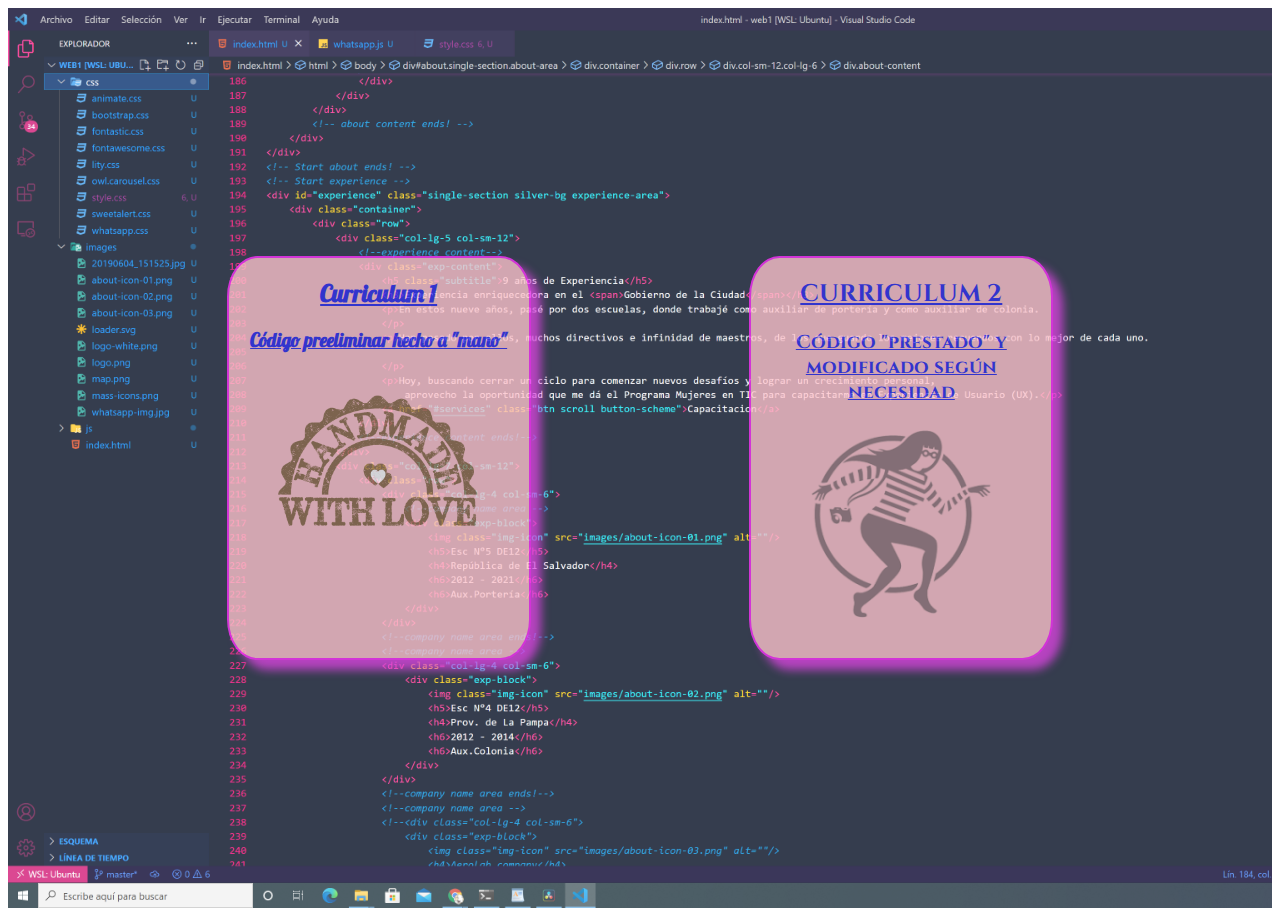
<file: index.html>
<!DOCTYPE html>
<html lang="es">
<head>
    <meta charset="UTF-8">
    <meta http-equiv="X-UA-Compatible" content="IE=edge">
    <meta name="viewport" content="width=device-width, initial-scale=1.0">
    <link rel="stylesheet" href="./css/styleIndex.css">
    <link rel="preconnect" href="https://fonts.googleapis.com">
    <link rel="preconnect" href="https://fonts.gstatic.com" crossorigin>
    <link href="https://fonts.googleapis.com/css2?family=Cinzel&family=Lobster&display=swap" rel="stylesheet">
    <title>Noemi Viñe</title>
</head>
<body>
    <div class="gral">
        <!-- <img src="./images/FondoVSC.png" alt=""> -->
        <div class="container">
            <div class="opcion op1">
                <a href="./noe.html">
                    <h2>Curriculum 1</h2>
                    <h3>Código preeliminar hecho a "mano"</h3>
                    <div class="op11"></div>
                </a>    
            </div>
            <div class="opcion op2">
                <a href="./noe2.html">
                    <h2>CURRICULUM 2</h2>
                    <h3>Código "prestado" y modificado según necesidad</h3>
                    <div class="op22"></div>
                </a>
            </div>
        </div>
    </div>
</body>
</html>
</file>
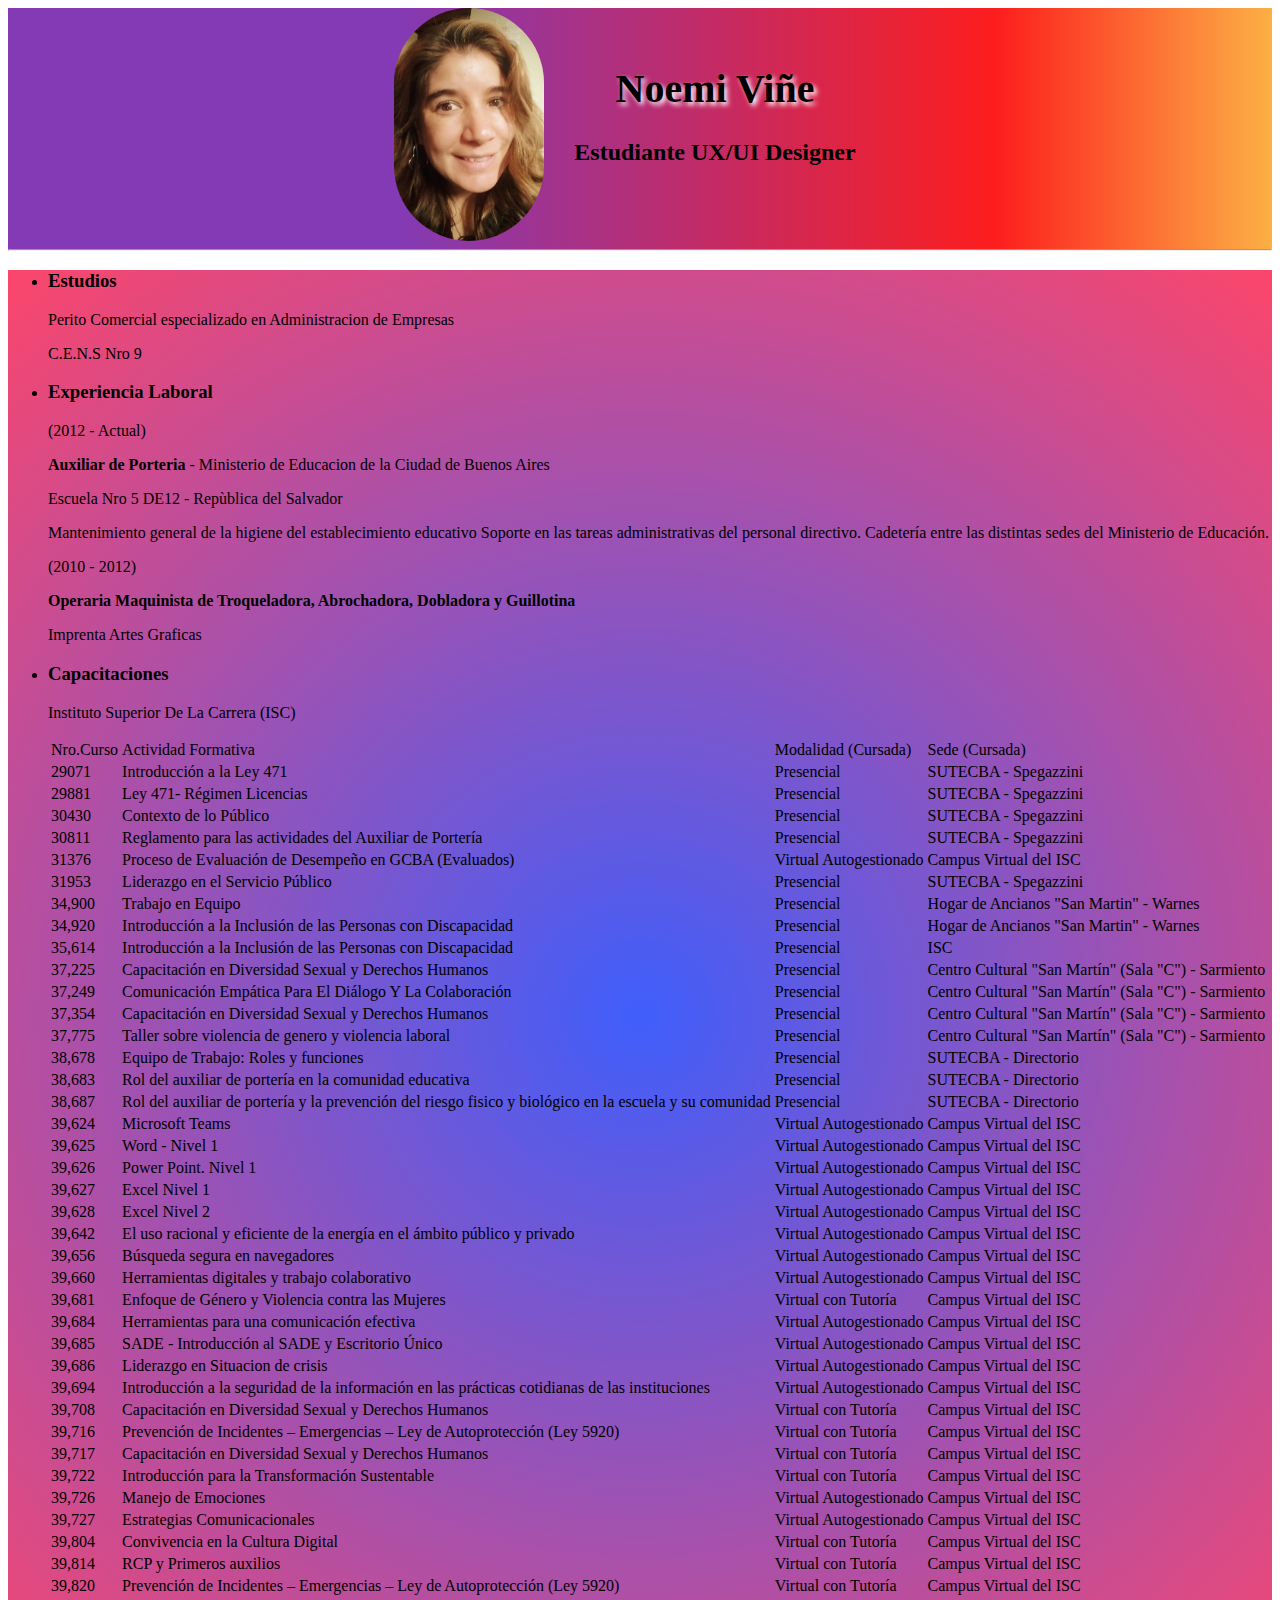
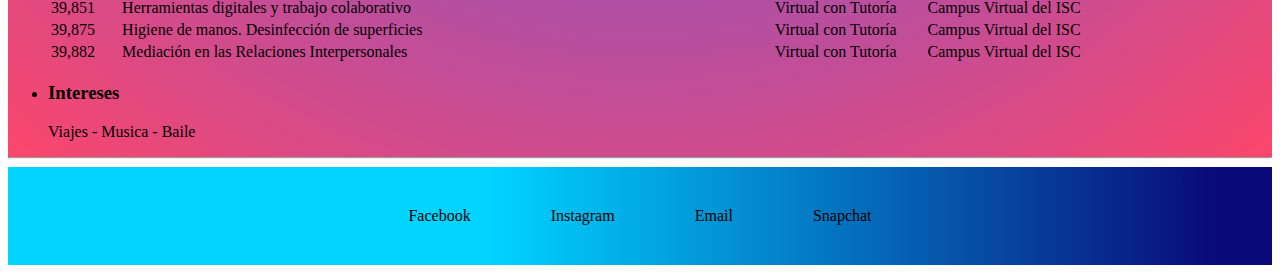
<file: noe.html>
<!DOCTYPE html>
<html lang="es">
<head>
    <meta charset="UTF-8">
    <meta http-equiv="X-UA-Compatible" content="IE=edge">
    <meta name="viewport" content="width=device-width, initial-scale=1.0">

    <title>Mi CV</title>
    <link rel="stylesheet" href="./css/styleNoe.css">
    <link rel="preconnect" href="https://fonts.googleapis.com">
    <link rel="preconnect" href="https://fonts.gstatic.com" crossorigin>
    <link href="https://fonts.googleapis.com/css2?family=Pacifico&display=swap" rel="stylesheet">   
</head>

<body>
    <header>
        <div class="cont-encabezado">
            <img class="foto" src="./images/20190604_151525.jpg"  alt="">
            <div id="data">
                <h1 class="nombre">Noemi Viñe</h1>
                <h2 class="encabezado">Estudiante UX/UI Designer</h2>
            </div>
        </div>    
        <hr>
    </header>
    <main>
        <ul>
            <div>
                <li class="etili"><h3>Estudios</h3>  
                    <p>Perito Comercial especializado en Administracion de Empresas</p>
                    <p>C.E.N.S Nro 9</p>
                </li>
            </div>

            <div>   
                <li class="etili"><h3>Experiencia Laboral</h3>
                    <p>(2012 - Actual)</p>
                    <p><b> Auxiliar de Porteria</b> - Ministerio de Educacion de la Ciudad de Buenos Aires</p>
                    <p>Escuela Nro 5 DE12 - Repùblica del Salvador</p>
                    <p>Mantenimiento general de la higiene del establecimiento educativo
                        Soporte en las tareas administrativas del personal directivo.
                        Cadetería entre las distintas sedes del Ministerio de Educación.</p>
                    <p></p>
                    <p>(2010 - 2012)</p>
                    <p><b>Operaria Maquinista de Troqueladora, Abrochadora, Dobladora y Guillotina</b></p>
                    <p>Imprenta Artes Graficas</p>
                </li>
            </div>
            <div>
                <li class="etili"> <h3>Capacitaciones</h3></li>
                <p>Instituto Superior De La Carrera (ISC)</p>
                
                    <table class="a">
                        <tbody>
                          <tr class="row1">
                            <td class="column0 style0 s">Nro.Curso</td>
                            <td class="column1 style0 s">Actividad Formativa</td>
                            <td class="column2 style0 s">Modalidad (Cursada)</td>
                            <td class="column3 style2 s">Sede (Cursada)</td>
                          </tr>
                          <tr class="row2">
                            <td class="column0 style0 n">29071</td>
                            <td class="column1 style0 s">Introducción a la Ley 471</td>
                            <td class="column2 style0 s">Presencial</td>
                            <td class="column3 style0 s">SUTECBA - Spegazzini</td>
                          </tr>
                          <tr class="row3">
                            <td class="column0 style0 n">29881</td>
                            <td class="column1 style0 s">Ley 471- Régimen Licencias</td>
                            <td class="column2 style0 s">Presencial</td>
                            <td class="column3 style0 s">SUTECBA - Spegazzini</td>
                          </tr>
                          <tr class="row4">
                            <td class="column0 style0 n">30430</td>
                            <td class="column1 style0 s">Contexto de lo Público</td>
                            <td class="column2 style0 s">Presencial</td>
                            <td class="column3 style0 s">SUTECBA - Spegazzini</td>
                          </tr>
                          <tr class="row5">
                            <td class="column0 style0 n">30811</td>
                            <td class="column1 style0 s">Reglamento para las actividades del Auxiliar de Portería</td>
                            <td class="column2 style0 s">Presencial</td>
                            <td class="column3 style0 s">SUTECBA - Spegazzini</td>
                          </tr>
                          <tr class="row6">
                            <td class="column0 style0 n">31376</td>
                            <td class="column1 style0 s">Proceso de Evaluación de Desempeño en GCBA (Evaluados)</td>
                            <td class="column2 style0 s">Virtual Autogestionado</td>
                            <td class="column3 style0 s">Campus Virtual del ISC</td>
                          </tr>
                          <tr class="row7">
                            <td class="column0 style0 n">31953</td>
                            <td class="column1 style0 s">Liderazgo en el Servicio Público</td>
                            <td class="column2 style0 s">Presencial</td>
                            <td class="column3 style0 s">SUTECBA - Spegazzini</td>
                          </tr>
                          <tr class="row8">
                            <td class="column0 style1 n">34,900</td>
                            <td class="column1 style0 s">Trabajo en Equipo</td>
                            <td class="column2 style0 s">Presencial</td>
                            <td class="column3 style0 s">Hogar de Ancianos &quot;San Martin&quot; - Warnes</td>
                          </tr>
                          <tr class="row9">
                            <td class="column0 style1 n">34,920</td>
                            <td class="column1 style0 s">Introducción a la Inclusión de las Personas con Discapacidad</td>
                            <td class="column2 style0 s">Presencial</td>
                            <td class="column3 style0 s">Hogar de Ancianos &quot;San Martin&quot; - Warnes</td>
                          </tr>
                          <tr class="row10">
                            <td class="column0 style1 n">35,614</td>
                            <td class="column1 style0 s">Introducción a la Inclusión de las Personas con Discapacidad</td>
                            <td class="column2 style0 s">Presencial</td>
                            <td class="column3 style0 s">ISC</td>
                          </tr>
                          <tr class="row11">
                            <td class="column0 style1 n">37,225</td>
                            <td class="column1 style0 s">Capacitación en Diversidad Sexual y Derechos Humanos</td>
                            <td class="column2 style0 s">Presencial</td>
                            <td class="column3 style0 s">Centro Cultural &quot;San Martín&quot; (Sala &quot;C&quot;) - Sarmiento</td>
                          </tr>
                          <tr class="row12">
                            <td class="column0 style1 n">37,249</td>
                            <td class="column1 style0 s">Comunicación Empática Para El Diálogo Y La Colaboración</td>
                            <td class="column2 style0 s">Presencial</td>
                            <td class="column3 style0 s">Centro Cultural &quot;San Martín&quot; (Sala &quot;C&quot;) - Sarmiento</td>
                          </tr>
                          <tr class="row13">
                            <td class="column0 style1 n">37,354</td>
                            <td class="column1 style0 s">Capacitación en Diversidad Sexual y Derechos Humanos</td>
                            <td class="column2 style0 s">Presencial</td>
                            <td class="column3 style0 s">Centro Cultural &quot;San Martín&quot; (Sala &quot;C&quot;) - Sarmiento</td>
                          </tr>
                          <tr class="row14">
                            <td class="column0 style1 n">37,775</td>
                            <td class="column1 style0 s">Taller sobre violencia de genero y violencia laboral</td>
                            <td class="column2 style0 s">Presencial</td>
                            <td class="column3 style0 s">Centro Cultural &quot;San Martín&quot; (Sala &quot;C&quot;) - Sarmiento</td>
                          </tr>
                          <tr class="row15">
                            <td class="column0 style1 n">38,678</td>
                            <td class="column1 style0 s">Equipo de Trabajo: Roles y funciones</td>
                            <td class="column2 style0 s">Presencial</td>
                            <td class="column3 style0 s">SUTECBA - Directorio</td>
                          </tr>
                          <tr class="row16">
                            <td class="column0 style1 n">38,683</td>
                            <td class="column1 style0 s">Rol del auxiliar de portería en la comunidad educativa</td>
                            <td class="column2 style0 s">Presencial</td>
                            <td class="column3 style0 s">SUTECBA - Directorio</td>
                          </tr>
                          <tr class="row17">
                            <td class="column0 style1 n">38,687</td>
                            <td class="column1 style0 s">Rol del auxiliar de portería y la prevención del riesgo fisico y biológico en la escuela y su comunidad</td>
                            <td class="column2 style0 s">Presencial</td>
                            <td class="column3 style0 s">SUTECBA - Directorio</td>
                          </tr>
                          <tr class="row18">
                            <td class="column0 style1 n">39,624</td>
                            <td class="column1 style0 s">Microsoft Teams</td>
                            <td class="column2 style0 s">Virtual Autogestionado</td>
                            <td class="column3 style0 s">Campus Virtual del ISC</td>
                          </tr>
                          <tr class="row19">
                            <td class="column0 style1 n">39,625</td>
                            <td class="column1 style0 s">Word - Nivel 1</td>
                            <td class="column2 style0 s">Virtual Autogestionado</td>
                            <td class="column3 style0 s">Campus Virtual del ISC</td>
                          </tr>
                          <tr class="row20">
                            <td class="column0 style1 n">39,626</td>
                            <td class="column1 style0 s">Power Point. Nivel 1</td>
                            <td class="column2 style0 s">Virtual Autogestionado</td>
                            <td class="column3 style0 s">Campus Virtual del ISC</td>
                          </tr>
                          <tr class="row21">
                            <td class="column0 style1 n">39,627</td>
                            <td class="column1 style0 s">Excel Nivel 1</td>
                            <td class="column2 style0 s">Virtual Autogestionado</td>
                            <td class="column3 style0 s">Campus Virtual del ISC</td>
                          </tr>
                          <tr class="row22">
                            <td class="column0 style1 n">39,628</td>
                            <td class="column1 style0 s">Excel Nivel 2</td>
                            <td class="column2 style0 s">Virtual Autogestionado</td>
                            <td class="column3 style0 s">Campus Virtual del ISC</td>
                          </tr>
                          <tr class="row23">
                            <td class="column0 style1 n">39,642</td>
                            <td class="column1 style0 s">El uso racional y eficiente de la energía en el ámbito público y privado</td>
                            <td class="column2 style0 s">Virtual Autogestionado</td>
                            <td class="column3 style0 s">Campus Virtual del ISC</td>
                          </tr>
                          <tr class="row24">
                            <td class="column0 style1 n">39,656</td>
                            <td class="column1 style0 s">Búsqueda segura en navegadores</td>
                            <td class="column2 style0 s">Virtual Autogestionado</td>
                            <td class="column3 style0 s">Campus Virtual del ISC</td>
                          </tr>
                          <tr class="row25">
                            <td class="column0 style1 n">39,660</td>
                            <td class="column1 style0 s">Herramientas digitales y trabajo colaborativo</td>
                            <td class="column2 style0 s">Virtual Autogestionado</td>
                            <td class="column3 style0 s">Campus Virtual del ISC</td>
                          </tr>
                          <tr class="row26">
                            <td class="column0 style1 n">39,681</td>
                            <td class="column1 style0 s">Enfoque de Género y Violencia contra las Mujeres</td>
                            <td class="column2 style0 s">Virtual con Tutoría</td>
                            <td class="column3 style0 s">Campus Virtual del ISC</td>
                          </tr>
                          <tr class="row27">
                            <td class="column0 style1 n">39,684</td>
                            <td class="column1 style0 s">Herramientas para una comunicación efectiva</td>
                            <td class="column2 style0 s">Virtual Autogestionado</td>
                            <td class="column3 style0 s">Campus Virtual del ISC</td>
                          </tr>
                          <tr class="row28">
                            <td class="column0 style1 n">39,685</td>
                            <td class="column1 style0 s">SADE - Introducción al SADE y Escritorio Único</td>
                            <td class="column2 style0 s">Virtual Autogestionado</td>
                            <td class="column3 style0 s">Campus Virtual del ISC</td>
                          </tr>
                          <tr class="row29">
                            <td class="column0 style1 n">39,686</td>
                            <td class="column1 style0 s">Liderazgo en Situacion de crisis</td>
                            <td class="column2 style0 s">Virtual Autogestionado</td>
                            <td class="column3 style0 s">Campus Virtual del ISC</td>
                          </tr>
                          <tr class="row30">
                            <td class="column0 style1 n">39,694</td>
                            <td class="column1 style0 s">Introducción a la seguridad de la información en las prácticas cotidianas de las instituciones</td>
                            <td class="column2 style0 s">Virtual Autogestionado</td>
                            <td class="column3 style0 s">Campus Virtual del ISC</td>
                          </tr>
                          <tr class="row31">
                            <td class="column0 style1 n">39,708</td>
                            <td class="column1 style0 s">Capacitación en Diversidad Sexual y Derechos Humanos</td>
                            <td class="column2 style0 s">Virtual con Tutoría</td>
                            <td class="column3 style0 s">Campus Virtual del ISC</td>
                          </tr>
                          <tr class="row32">
                            <td class="column0 style1 n">39,716</td>
                            <td class="column1 style0 s">Prevención de Incidentes – Emergencias – Ley de Autoprotección (Ley 5920)</td>
                            <td class="column2 style0 s">Virtual con Tutoría</td>
                            <td class="column3 style0 s">Campus Virtual del ISC</td>
                          </tr>
                          <tr class="row33">
                            <td class="column0 style1 n">39,717</td>
                            <td class="column1 style0 s">Capacitación en Diversidad Sexual y Derechos Humanos</td>
                            <td class="column2 style0 s">Virtual con Tutoría</td>
                            <td class="column3 style0 s">Campus Virtual del ISC</td>
                          </tr>
                          <tr class="row34">
                            <td class="column0 style1 n">39,722</td>
                            <td class="column1 style0 s">Introducción para la Transformación Sustentable</td>
                            <td class="column2 style0 s">Virtual con Tutoría</td>
                            <td class="column3 style0 s">Campus Virtual del ISC</td>
                          </tr>
                          <tr class="row35">
                            <td class="column0 style1 n">39,726</td>
                            <td class="column1 style0 s">Manejo de Emociones</td>
                            <td class="column2 style0 s">Virtual Autogestionado</td>
                            <td class="column3 style0 s">Campus Virtual del ISC</td>
                          </tr>
                          <tr class="row36">
                            <td class="column0 style1 n">39,727</td>
                            <td class="column1 style0 s">Estrategias Comunicacionales</td>
                            <td class="column2 style0 s">Virtual Autogestionado</td>
                            <td class="column3 style0 s">Campus Virtual del ISC</td>
                          </tr>
                          <tr class="row37">
                            <td class="column0 style1 n">39,804</td>
                            <td class="column1 style0 s">Convivencia en la Cultura Digital</td>
                            <td class="column2 style0 s">Virtual con Tutoría</td>
                            <td class="column3 style0 s">Campus Virtual del ISC</td>
                          </tr>
                          <tr class="row38">
                            <td class="column0 style1 n">39,814</td>
                            <td class="column1 style0 s">RCP y Primeros auxilios</td>
                            <td class="column2 style0 s">Virtual con Tutoría</td>
                            <td class="column3 style0 s">Campus Virtual del ISC</td>
                          </tr>
                          <tr class="row39">
                            <td class="column0 style1 n">39,820</td>
                            <td class="column1 style0 s">Prevención de Incidentes – Emergencias – Ley de Autoprotección (Ley 5920)</td>
                            <td class="column2 style0 s">Virtual con Tutoría</td>
                            <td class="column3 style0 s">Campus Virtual del ISC</td>
                          </tr>
                          <tr class="row40">
                            <td class="column0 style1 n">39,851</td>
                            <td class="column1 style0 s">Herramientas digitales y trabajo colaborativo</td>
                            <td class="column2 style0 s">Virtual con Tutoría</td>
                            <td class="column3 style0 s">Campus Virtual del ISC</td>
                          </tr>
                          <tr class="row41">
                            <td class="column0 style1 n">39,875</td>
                            <td class="column1 style0 s">Higiene de manos. Desinfección de superficies</td>
                            <td class="column2 style0 s">Virtual con Tutoría</td>
                            <td class="column3 style0 s">Campus Virtual del ISC</td>
                          </tr>
                          <tr class="row42">
                            <td class="column0 style1 n">39,882</td>
                            <td class="column1 style0 s">Mediación en las Relaciones Interpersonales</td>
                            <td class="column2 style0 s">Virtual con Tutoría</td>
                            <td class="column3 style0 s">Campus Virtual del ISC</td>
                          </tr>
                        </tbody>
                    </table>
            </div>
            <div>
                <li class="etili"><h3>Intereses</h3>
                    <p>Viajes - Musica - Baile</p>
                </li>
            </div>

        </ul>
        <hr>
    </main>
    <footer class="cont-encabezado">
        <div class="rs">Facebook</div>
        <div class="rs">Instagram</div>
        <div class="rs">Email</div>
        <div class="rs">Snapchat</div>
    </footer>
</body>
</html>
</file>
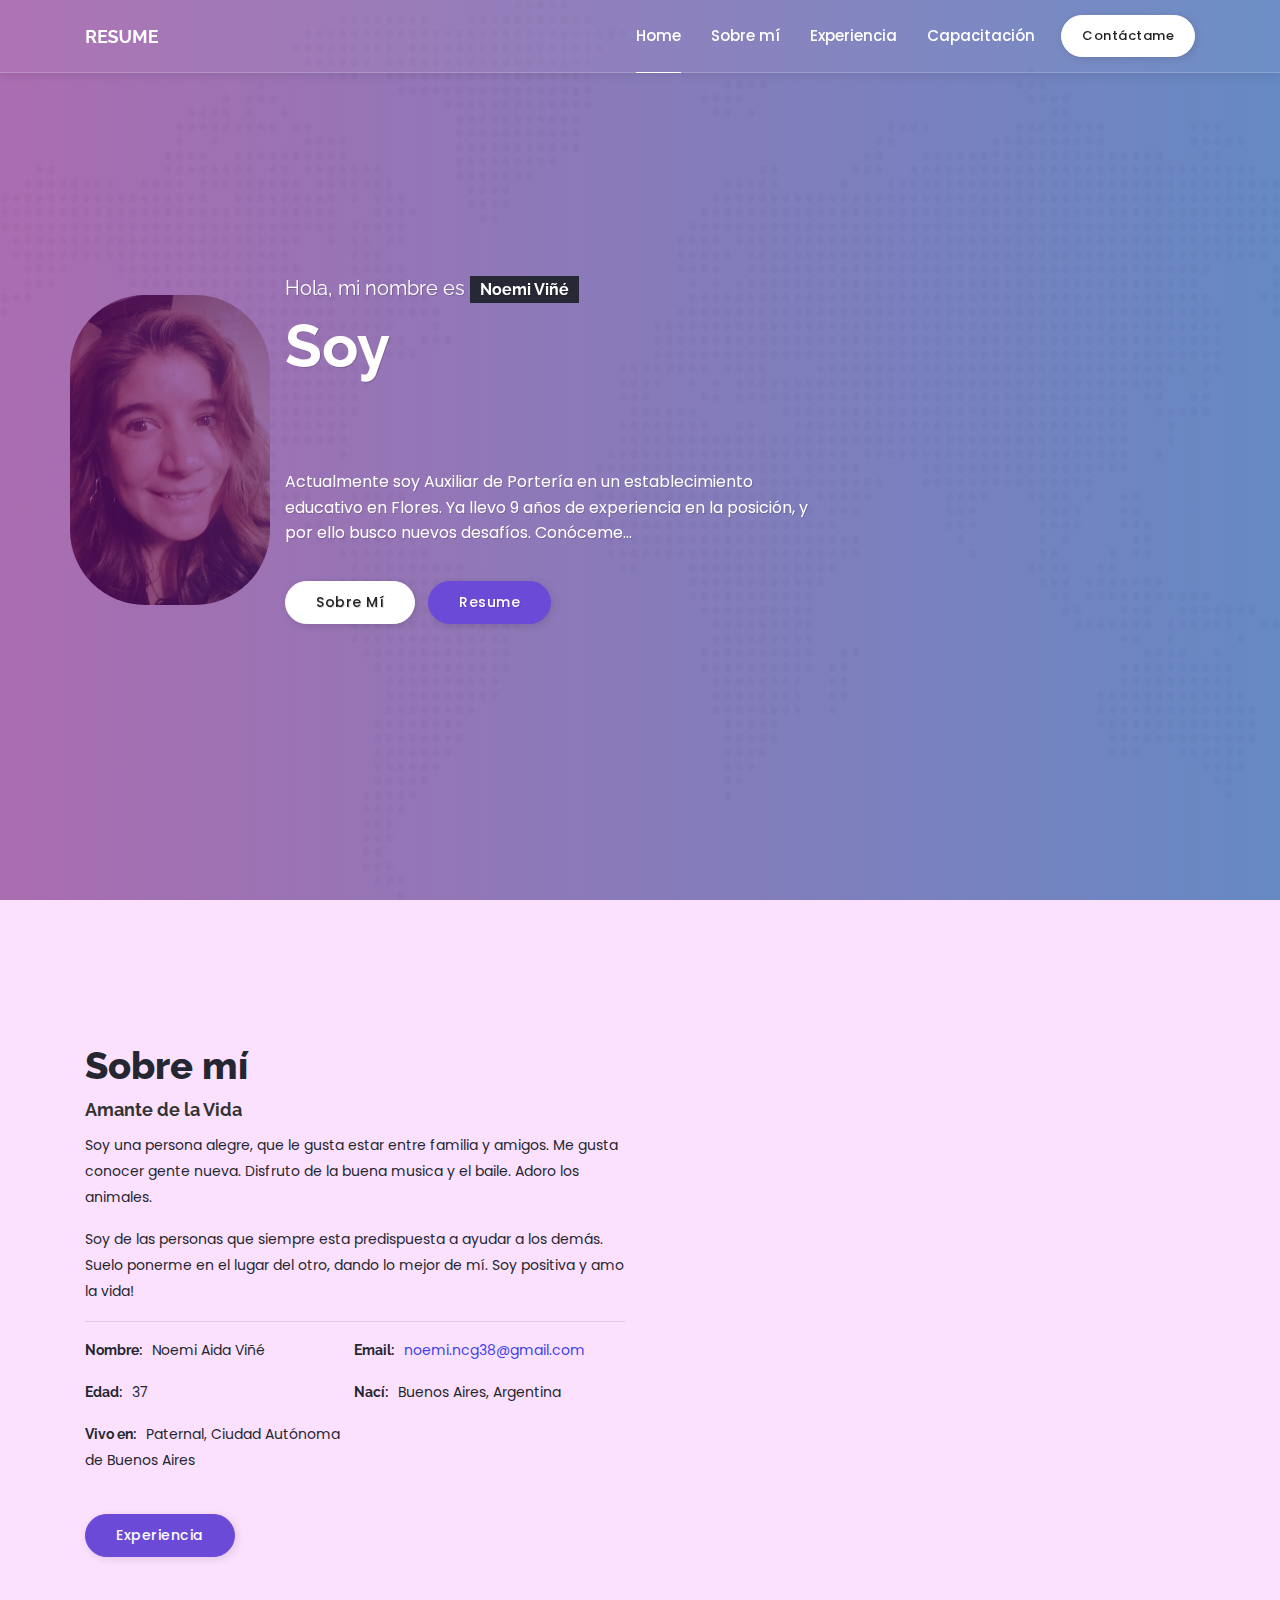
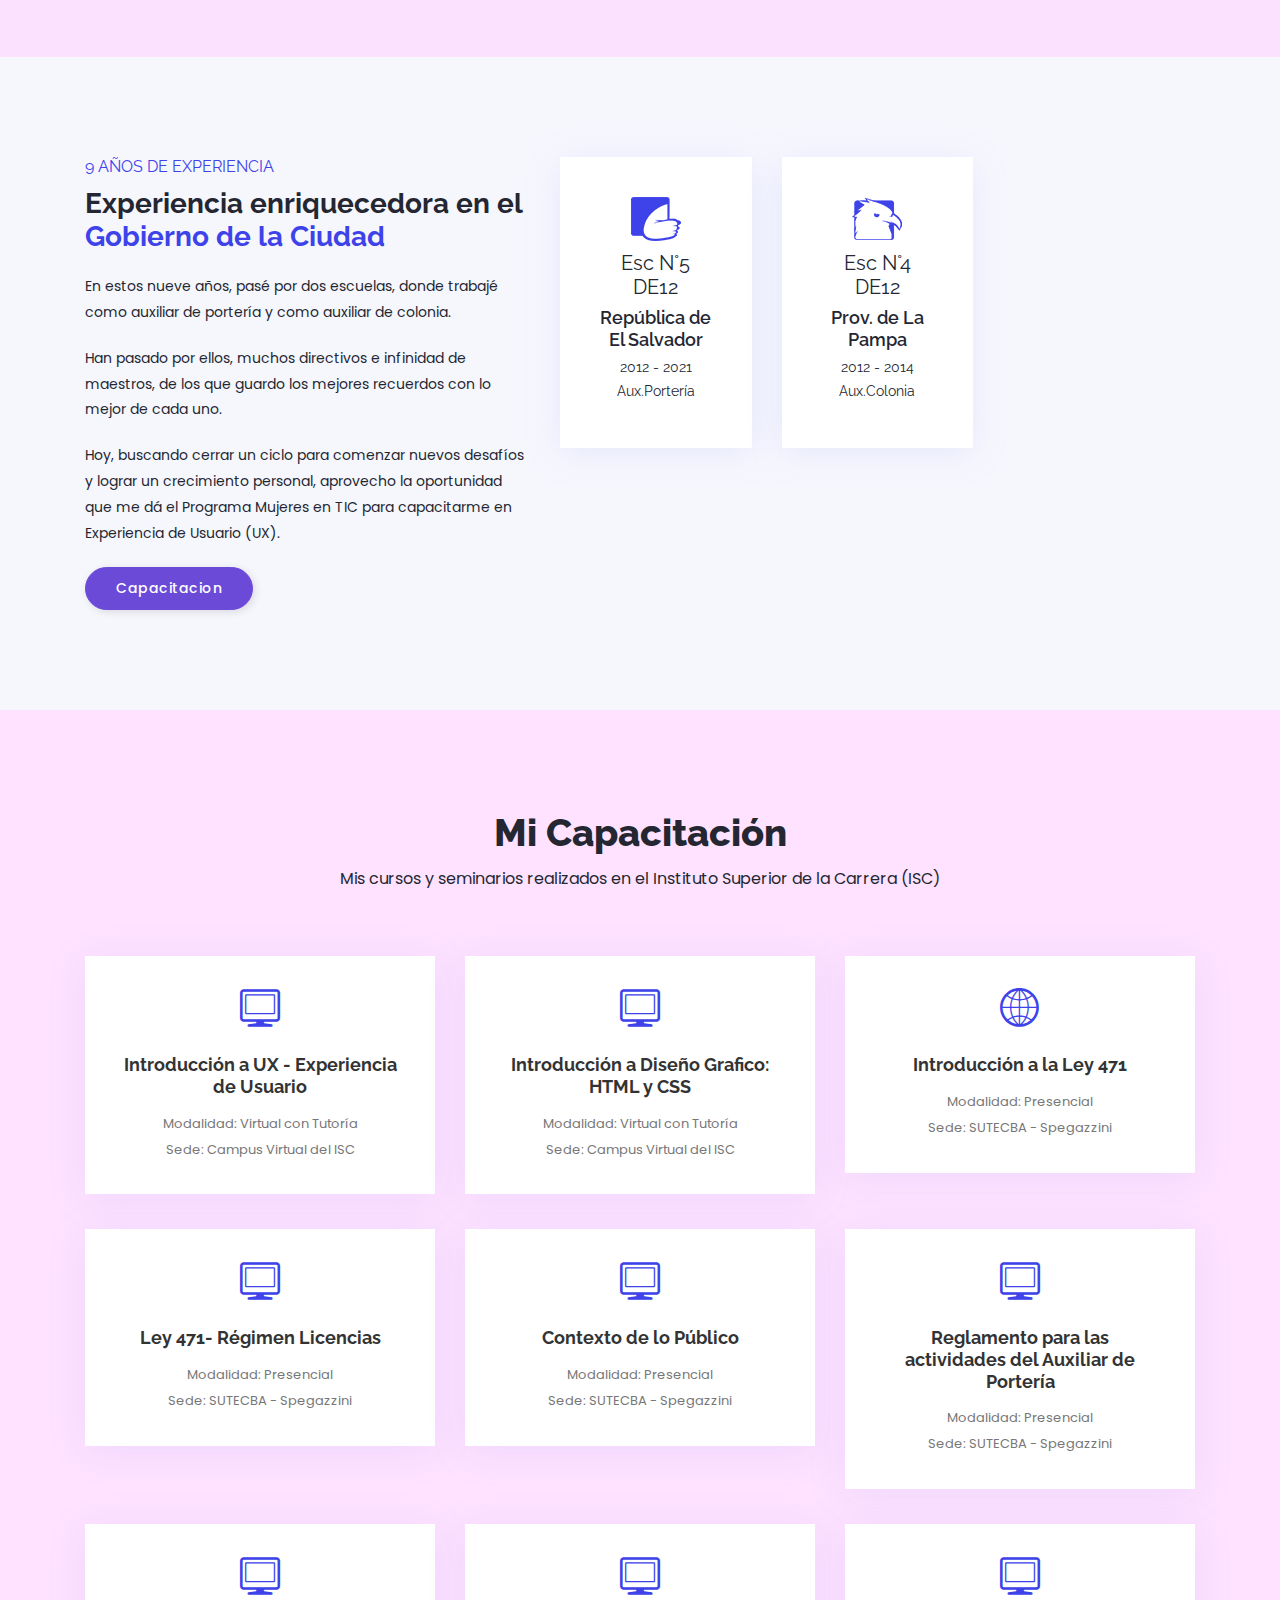
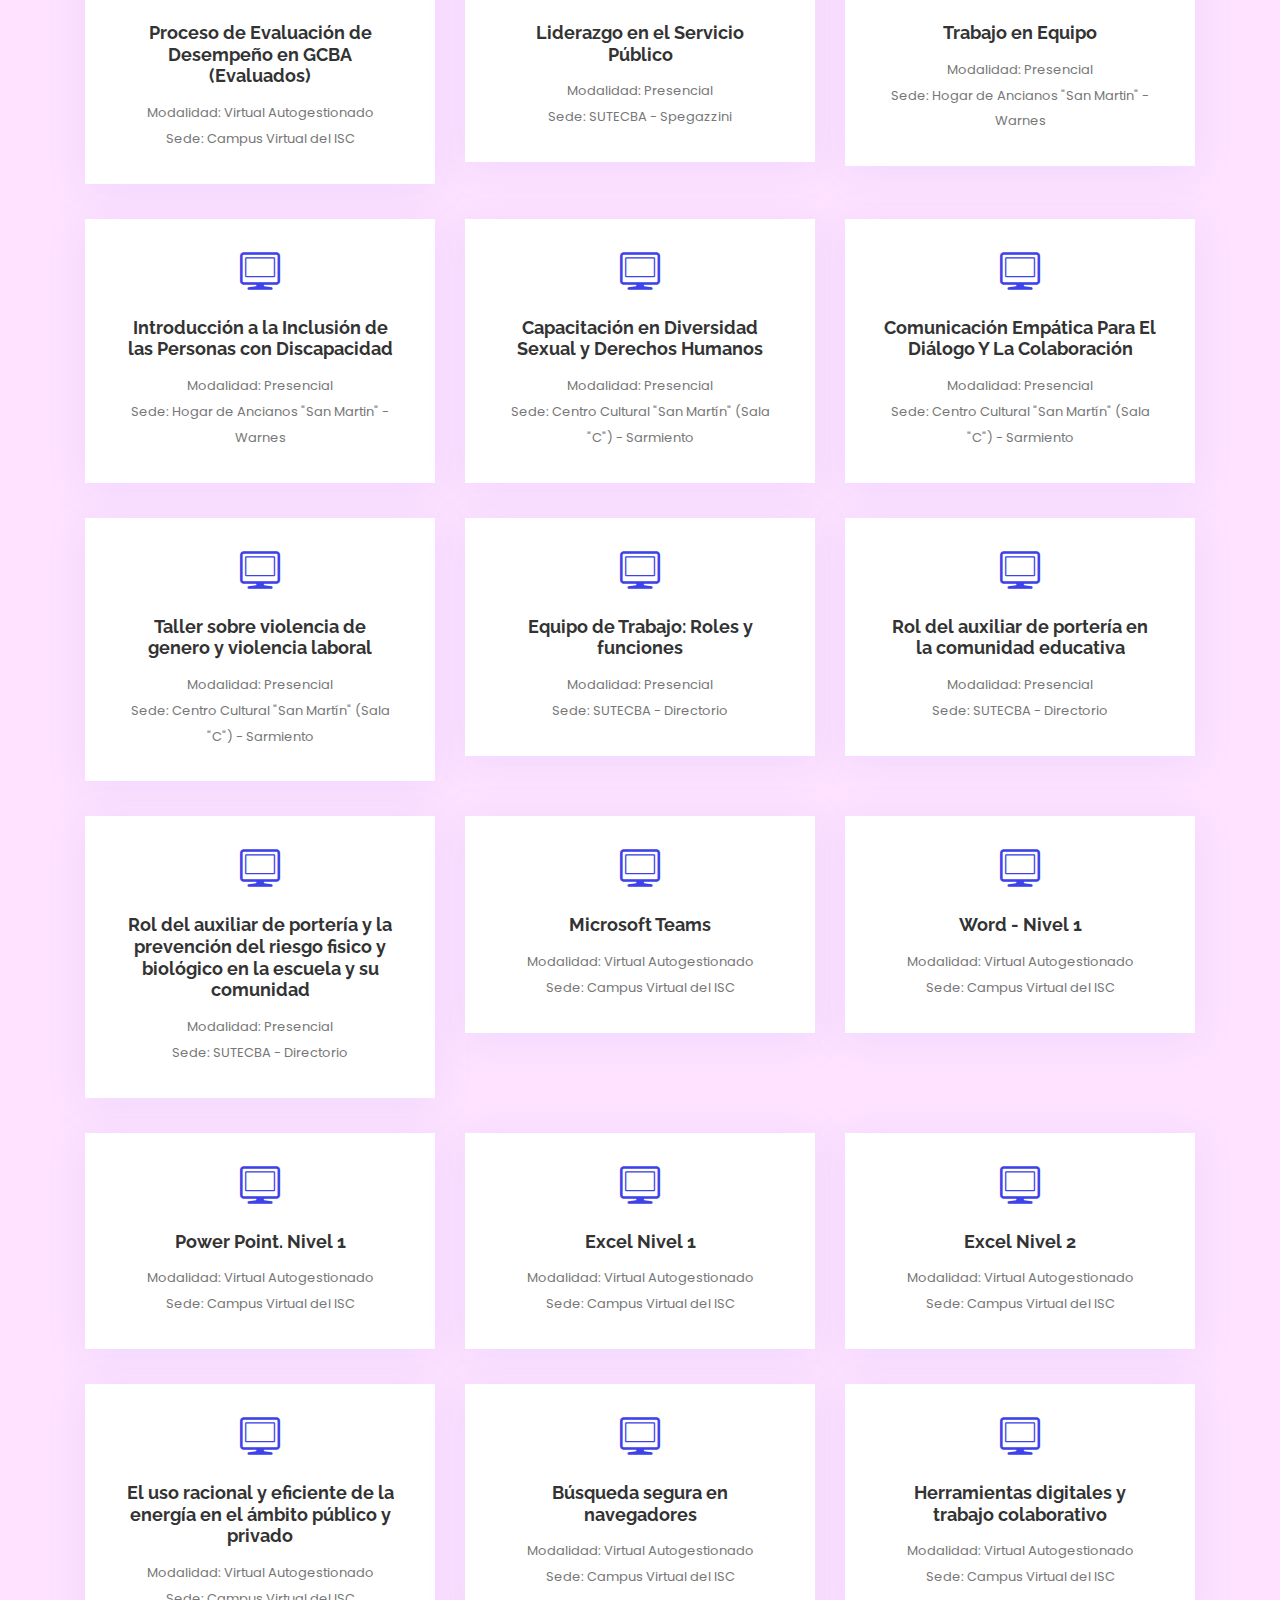
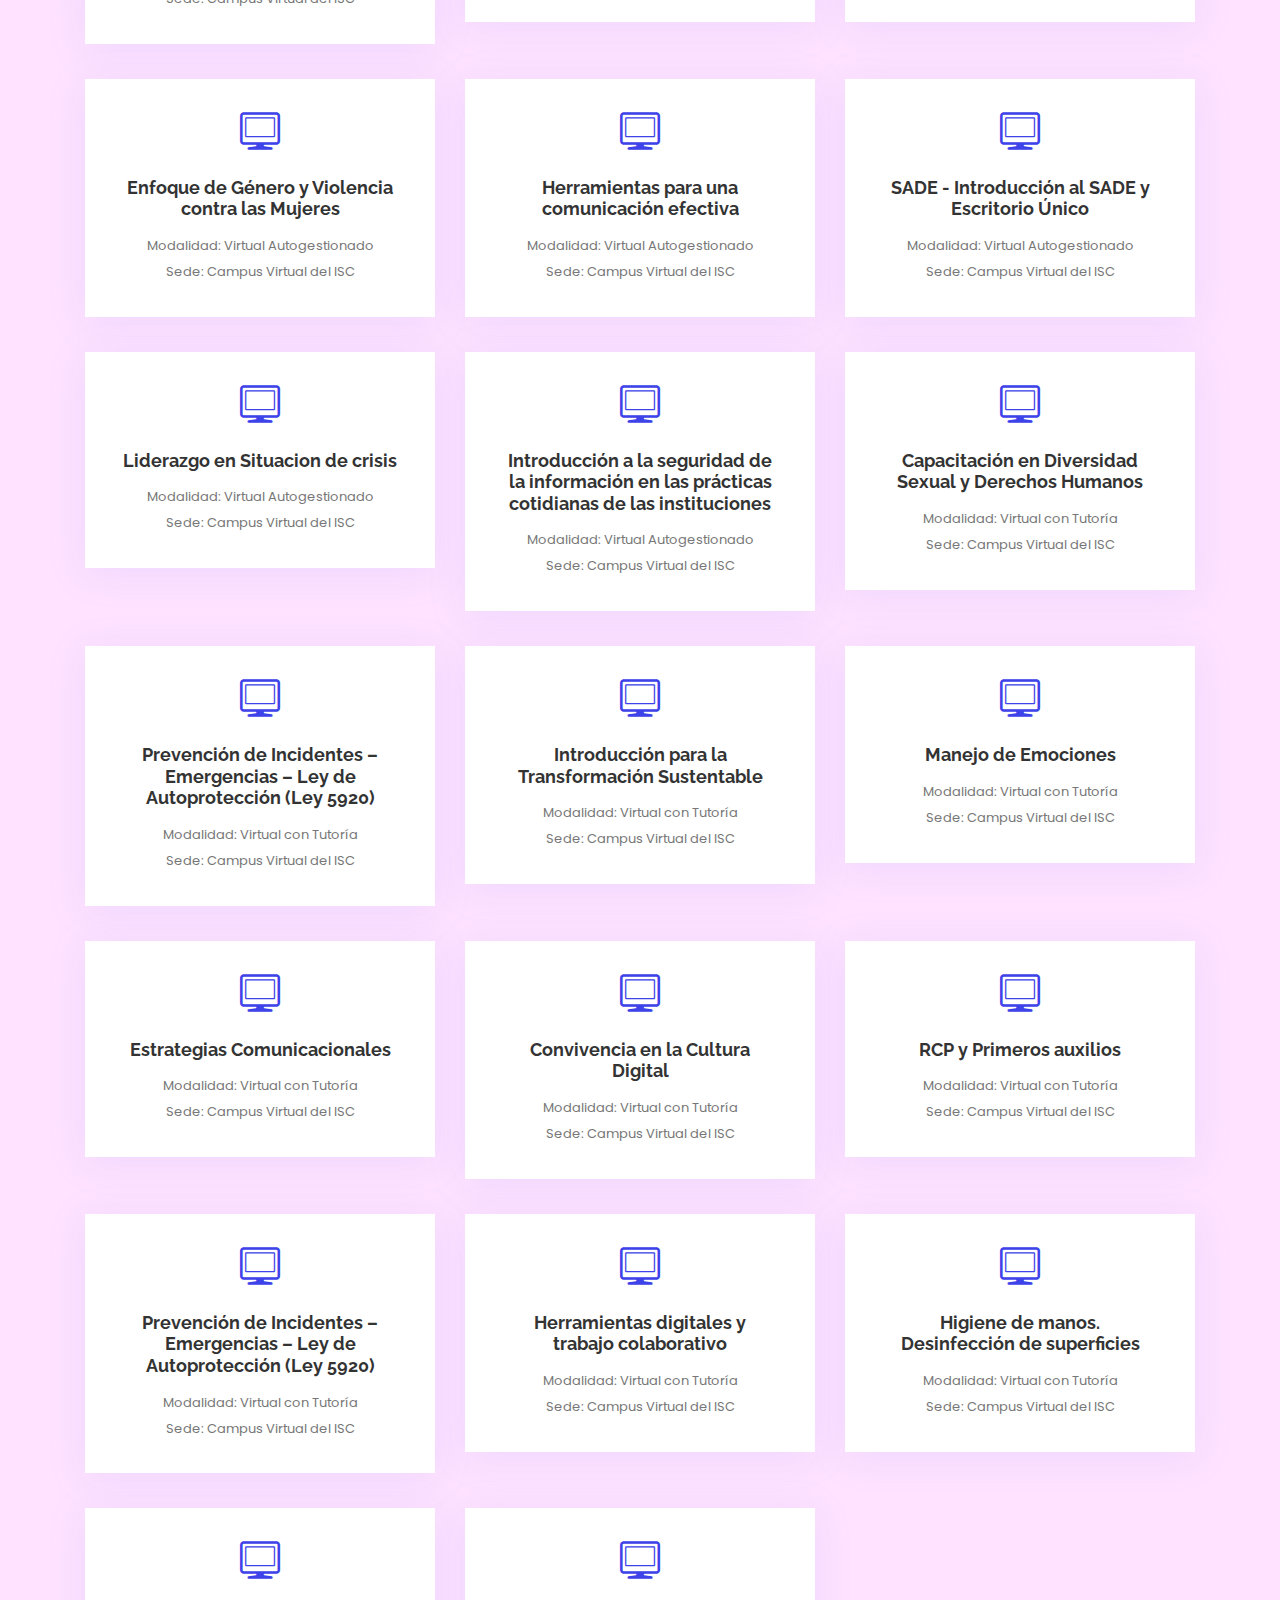
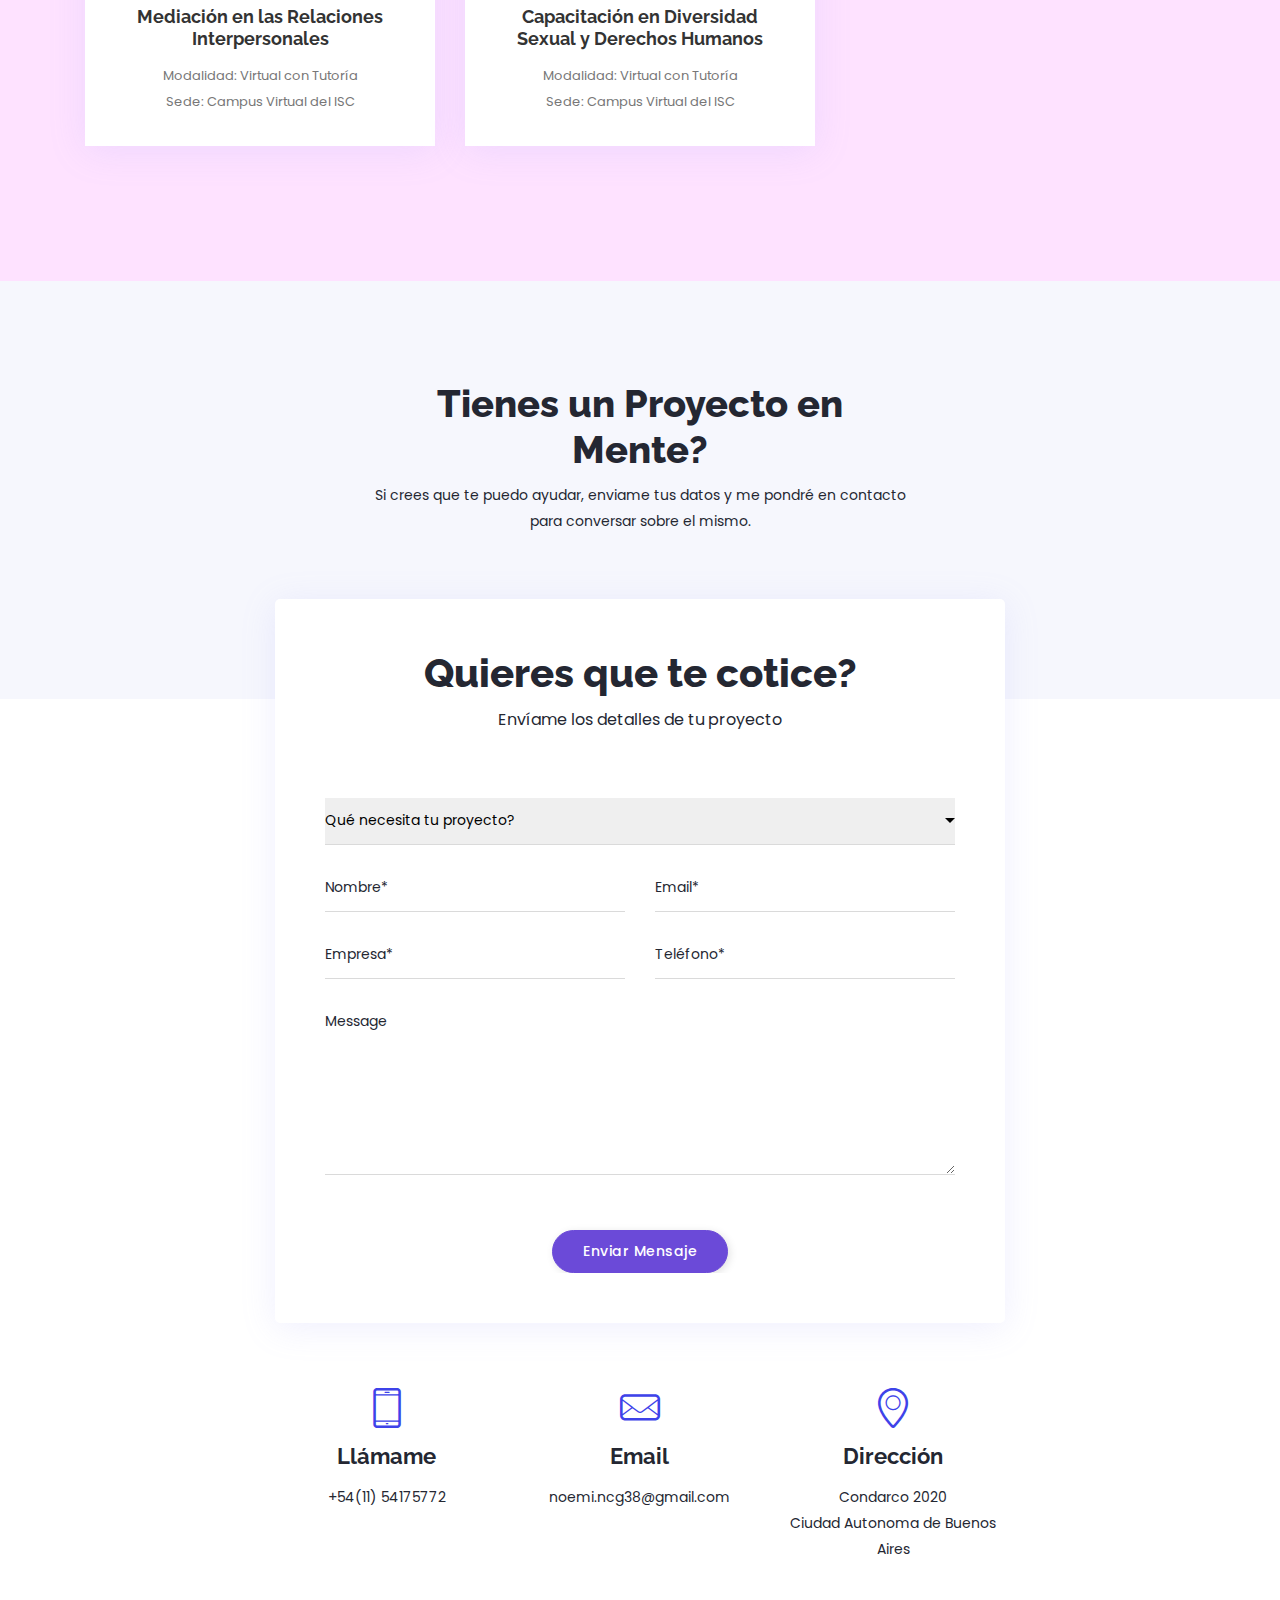
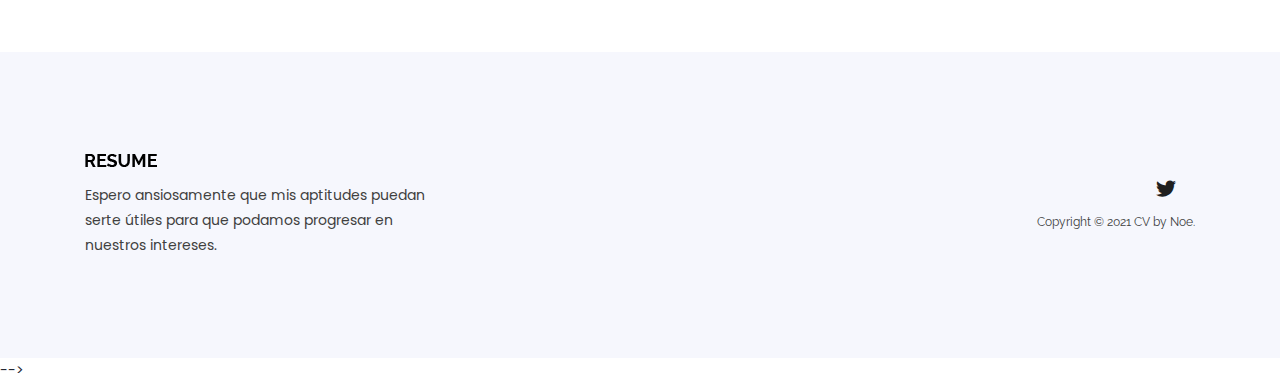
<file: noe2.html>
<!doctype html>
<html lang="es">
<head>
    <!-- Required meta tags -->
    <meta charset="utf-8">
    <title>Noemi Viñe</title>
    <meta name="description" content="">
    <meta name="viewport" content="width=device-width, initial-scale=1, shrink-to-fit=no">
    <!--favicon-->
    <link rel="shortcut icon" href="images/favicon.ico" type="image/x-icon">
    <link rel="icon" href="images/favicon.ico" type="image/x-icon">
    <!--Bootstrap-->
    <link rel="stylesheet" href="css/bootstrap.css">
    <!--Awesome fonts-->
    <link rel="stylesheet" href="css/fontawesome.css">
    <!--fontastic fonts-->
    <link rel="stylesheet" href="css/fontastic.css">
    <!--lity-->
    <link rel="stylesheet" href="css/lity.css">
    <!--animate-->
    <link rel="stylesheet" href="css/animate.css">
    <!--carousel-->
    <link rel="stylesheet" href="css/owl.carousel.css">
    <!--sweetalert-->
    <link rel="stylesheet" href="css/sweetalert.css">
    <!--whatsapp button-->
    <link rel="stylesheet" href="css/whatsapp.css">
    <!--custom-->
    <link rel="stylesheet" href="css/style.css">
    <!-- Google font -->
    <link href="https://fonts.googleapis.com/css?family=Poppins:300,400,500,600%7CRaleway:300,400,500,600,700,800" rel="stylesheet">
</head>
<body>
<!-- preloader -->
<div id="loader-wrapper">
    <div class="world">
        <img src="images/loader.svg" alt="" />
    </div>
</div>
<!-- preloader ends!-->

<!--Header-->
<header class="header-area">
    <div class="container">
        <!-- Nav -->
        <nav class="navbar navbar-expand-lg">
            <!-- Logo -->
            <div id="logo_home">
                <a href="index.html">Curriculum</a>
            </div>
            <!-- Logo ends! -->
            <!--menu toggler -->
            <button class="navbar-toggler" type="button" data-toggle="collapse" data-target="#menu"
                    aria-controls="menu" aria-expanded="false" aria-label="Toggle navigation">
               <span class="navbar-toggler-icon">
               <span class="icon-th"></span>
               </span>
            </button>
            <!--menu toggler ends! -->
            <!--menu -->
            <div class="collapse navbar-collapse" id="menu">
                <ul id="menu_scroll" class="navbar-nav menu">
                    <li><a href="#home" class="scroll active">Home</a></li>
                    <li><a href="#about" class="scroll">Sobre mí</a></li>
                    <li><a href="#experience" class="scroll">Experiencia</a></li>
                    <li><a href="#services" class="scroll">Capacitación</a></li>
                    <!-- <li><a href="#portfolio" class="scroll">Portfolio</a></li> -->
                    <!-- <li><a href="#clients" class="scroll">Clients</a></li> -->
                    <!-- <li><a href="#blog" class="scroll">Blog</a></li> -->
                </ul>
            </div>
            <!--menu ends!-->
            <!--Quote button-->
            <a class="btn scroll" href="#quote">Contáctame</a>
        </nav>
        <!-- Nav ends!-->
    </div>
</header>
<!-- Header ends! -->
<!-- Start home -->
<div id="home" class="home-area parallax_img">
    <div class="water-effect"></div>
    <div class="container h-100">
        <div class="row h-100 align-items-center">
            <!--Title text-->
            <div><img class="foto" src="./images/20190604_151525.jpg"  alt=""></div>
            <div class="col-12 col-md-6 col-lg-6 home-content text-left">
                <!-- Super heading -->
                
                
                <h5 class="greet">Hola, mi nombre es <strong>Noemi Viñé</strong></h5>
                <!-- Super heading ends!-->
                <!-- heading text -->
                <h1 class="skills cd-headline letters scale">
                    <span>Soy</span>
                     <span class="cd-words-wrapper">
                     <b class="is-visible">alegre</b>
                     <b>feliz</b>
                     <b>positiva</b>
                     <b>auténtica</b>
                     <b>Estudiante_de_UX_Design</b>
                     </span>
                </h1>
                <!-- heading text ends!-->
                <!-- description -->
                <p class="description">Actualmente soy Auxiliar de Portería en un establecimiento educativo en Flores.  
                    Ya llevo 9 años de experiencia en la posición, y por ello busco nuevos desafíos. 
                    Conóceme...
                </p>
                <!-- description ends!-->
                <!-- button-->
                <div class="button-area">
                    <a class="btn scroll" href="#about">Sobre mí</a>
                    <a class="btn scroll button-scheme" href="#0">Resume</a>
                </div>
                <!-- button ends! -->
            </div>
            <!--Title text ends!-->
        </div>
        <!-- <div class="image-item row h-100 align-items-center">
            <img src="images/big-profile.png" alt="">
        </div> -->
    </div>
</div>
<!-- home ends! -->
<!-- Start about -->
<div id="about" class="single-section about-area">
    <div class="container">
        <div class="row">
            <!-- About image -->
            <!-- <div class="col-sm-12 col-lg-6">
                <div class="about-img">
                    <img src="images/about-image.png" alt=""/>
                </div>
            </div> -->
            <!-- About image ends! -->
            <!-- about content -->
            <div class="col-sm-12 col-lg-6">
                <div class="about-content">
                    <!--Heading section-->
                    <div class="section-heading">
                        <h2 class="section-title">Sobre mí</h2>
                        <h6 class="about-role">Amante de la Vida</h6>
                    </div>
                    <!--Heading section ends!-->
                    <!--Describtion-->
                    <p>Soy una persona alegre, que le gusta estar entre familia y amigos.
                        Me gusta conocer gente nueva. Disfruto de la buena musica y el baile.
                        Adoro los animales.
                
                    </p>
                    <p>Soy de las personas que siempre esta predispuesta a ayudar a los demás.
                        Suelo ponerme en el lugar del otro, dando lo mejor de mí.
                        Soy positiva y amo la vida!
                    </p>
                    <!--Describtion ends!-->
                    <hr>
                    <!--about details-->
                    <ul class="list-inline about-info">
                        <li>
                            <span>Nombre:</span>
                            <p>Noemi Aida Viñé</p>
                        </li>
                        <li>
                            <span>Email:</span>
                            <p><a href="mailto:noemi.ncg38@gmail.com">noemi.ncg38@gmail.com</a></p>
                        </li>
                        <li>
                            <span>Edad:</span>
                            <p>37</p>
                        </li>
                        <li>
                            <span>Nací:</span>
                            <p>Buenos Aires, Argentina</p>
                        </li>
                        <li>
                            <span>Vivo en:</span>
                            <p>Paternal, Ciudad Autónoma de Buenos Aires</p>
                        </li>
                    </ul>
                    <!--about details ends!-->
                    <!--buttons-->
                    <a href="#experience" class="btn button-scheme scroll">Experiencia</a>
                    <!--<a href="#experience" class="btn scroll">Experiencia</a> -->
                    <!--buttons ends!-->
                </div>
            </div>
        </div>
        <!-- about content ends! -->
    </div>
</div>
<!-- Start about ends! -->
<!-- Start experience -->
<div id="experience" class="single-section silver-bg experience-area">
    <div class="container">
        <div class="row">
            <div class="col-lg-5 col-sm-12">
                <!--experience content-->
                <div class="exp-content">
                    <h5 class="subtitle">9 años de Experiencia</h5>
                    <h3>Experiencia enriquecedora en el <span>Gobierno de la Ciudad</span></h3>
                    <p>En estos nueve años, pasé por dos escuelas, donde trabajé como auxiliar de portería y como auxiliar de colonia.
                    </p>
                    <p>Han pasado por ellos, muchos directivos e infinidad de maestros, de los que guardo los mejores recuerdos con lo mejor de cada uno. 
                        
                    </p>
                    <p>Hoy, buscando cerrar un ciclo para comenzar nuevos desafíos y lograr un crecimiento personal, 
                        aprovecho la oportunidad que me dá el Programa Mujeres en TIC para capacitarme en Experiencia de Usuario (UX).</p>
                    <a href="#services" class="btn scroll button-scheme">Capacitacion</a>
                </div>
                <!--experience content ends!-->
            </div>
            <div class="col-lg-7 col-sm-12">
                <div class="row">
                    <div class="col-lg-4 col-sm-6">
                        <!--company name area -->
                        <div class="exp-block">
                            <img class="img-icon" src="images/about-icon-01.png" alt=""/>
                            <h5>Esc N°5 DE12</h5>
                            <h4>República de El Salvador</h4>
                            <h6>2012 - 2021</h6>
                            <h6>Aux.Portería</h6>
                        </div>
                    </div>
                    <!--company name area ends!-->
                    <!--company name area -->
                    <div class="col-lg-4 col-sm-6">
                        <div class="exp-block">
                            <img class="img-icon" src="images/about-icon-02.png" alt=""/>
                            <h5>Esc N°4 DE12</h5>
                            <h4>Prov. de La Pampa</h4>
                            <h6>2012 - 2014</h6>
                            <h6>Aux.Colonia</h6>
                        </div>
                    </div>
                    <!--company name area ends!-->
                    <!--company name area -->
                    <!--<div class="col-lg-4 col-sm-6">
                        <div class="exp-block">
                            <img class="img-icon" src="images/about-icon-03.png" alt=""/>
                            <h4>Aerolab company</h4>
                            <h6>2015 - 2016</h6>
                        </div>
                    </div>-->
                    <!--company name area ends!-->
                   
                </div>
            </div>
        </div>
    </div>
</div>
<!-- experience ends! -->
<!--services-->
<div id="services" class="single-section services-area parallax_img">
    <div class="container">
        <div class="row">
            <div class="col-12">
                <!--Heading section-->
                <div class="section-heading">
                    <h2 class="section-title">Mi Capacitación</h2>
                    <p class="section-description">Mis cursos y seminarios realizados en el Instituto Superior de la Carrera (ISC)
                    </p>
                </div>
                <!--Heading section ends!-->
            </div>
        </div>
        <div class="row">
            <!--services item-->
            <div class="col-lg-4 col-sm-6">
                <div class="single-service">
                    <!--icon-->
                    <span class="icon-display"></span>
                    <!--icon ends!-->
                    <div class="service-body">
                        <h6 class="service-title">Introducción a UX - Experiencia de Usuario</h6>
                        <p class="service-description">Modalidad: Virtual con Tutoría<br>Sede: Campus Virtual del ISC
                        </p>
                    </div>
                </div>
            </div>
            <!--services item ends!--> <!--services item-->
            <div class="col-lg-4 col-sm-6">
                <div class="single-service">
                    <!--icon-->
                    <span class="icon-display"></span>
                    <!--icon ends!-->
                    <div class="service-body">
                        <h6 class="service-title">Introducción a Diseño Grafico: HTML y CSS</h6>
                        <p class="service-description">Modalidad: Virtual con Tutoría<br>Sede: Campus Virtual del ISC
                        </p>
                    </div>
                </div>
            </div>
            <!--services item ends!--> 
            <!--services item-->
            <div class="col-lg-4 col-sm-6">
                <div class="single-service">
                    <!--icon-->
                    <span class="icon-world"></span>
                    <!--icon ends!-->
                    <div class="service-body">
                        <h6 class="service-title">Introducción a la Ley 471</h6>
                        <p class="service-description">Modalidad: Presencial<br>Sede: SUTECBA - Spegazzini
                        </p>
                    </div>
                </div>
            </div>
            <!--services item ends!-->
            <!--services item-->
            <div class="col-lg-4 col-sm-6">
                <div class="single-service">
                    <!--icon-->
                    <span class="icon-display"></span>
                    <!--icon ends!-->
                    <div class="service-body">
                        <h6 class="service-title">Ley 471- Régimen Licencias</h6>
                        <p class="service-description">Modalidad: Presencial<br>Sede: SUTECBA - Spegazzini
                        </p>
                    </div>
                </div>
            </div>
            <!--services item ends!-->
                        <!--services item-->
            <div class="col-lg-4 col-sm-6">
                <div class="single-service">
                    <!--icon-->
                    <span class="icon-display"></span>
                    <!--icon ends!-->
                    <div class="service-body">
                        <h6 class="service-title">Contexto de lo Público</h6>
                        <p class="service-description">Modalidad: Presencial<br>Sede: SUTECBA - Spegazzini
                        </p>
                    </div>
                </div>
            </div>
            <!--services item ends!-->
            <!--services item-->
            <div class="col-lg-4 col-sm-6">
                <div class="single-service">
                    <!--icon-->
                    <span class="icon-display"></span>
                    <!--icon ends!-->
                    <div class="service-body">
                        <h6 class="service-title">Reglamento para las actividades del Auxiliar de Portería</h6>
                        <p class="service-description">Modalidad: Presencial<br>Sede: SUTECBA - Spegazzini
                        </p>
                    </div>
                </div>
            </div>
            <!--services item ends!-->
            <!--services item-->
            <div class="col-lg-4 col-sm-6">
                <div class="single-service">
                    <!--icon-->
                    <span class="icon-display"></span>
                    <!--icon ends!-->
                    <div class="service-body">
                        <h6 class="service-title">Proceso de Evaluación de Desempeño en GCBA (Evaluados)</h6>
                        <p class="service-description">Modalidad: Virtual Autogestionado<br>Sede: Campus Virtual del ISC
                        </p>
                    </div>
                </div>
            </div>
            <!--services item ends!-->
            <!--services item-->
            <div class="col-lg-4 col-sm-6">
                <div class="single-service">
                    <!--icon-->
                    <span class="icon-display"></span>
                    <!--icon ends!-->
                    <div class="service-body">
                        <h6 class="service-title">Liderazgo en el Servicio Público</h6>
                        <p class="service-description">Modalidad: Presencial<br>Sede: SUTECBA - Spegazzini
                        </p>
                    </div>
                </div>
            </div>
            <!--services item ends!-->
            <!--services item-->
            <div class="col-lg-4 col-sm-6">
                <div class="single-service">
                    <!--icon-->
                    <span class="icon-display"></span>
                    <!--icon ends!-->
                    <div class="service-body">
                        <h6 class="service-title">Trabajo en Equipo</h6>
                        <p class="service-description">Modalidad: Presencial<br>Sede: Hogar de Ancianos "San Martin" - Warnes
                        </p>
                    </div>
                </div>
            </div>
            <!--services item ends!-->
            <!--services item-->
            <div class="col-lg-4 col-sm-6">
                <div class="single-service">
                    <!--icon-->
                    <span class="icon-display"></span>
                    <!--icon ends!-->
                    <div class="service-body">
                        <h6 class="service-title">Introducción a la Inclusión de las Personas con Discapacidad</h6>
                        <p class="service-description">Modalidad: Presencial<br>Sede: Hogar de Ancianos "San Martin" - Warnes
                        </p>
                    </div>
                </div>
            </div>
            <!--services item ends!-->
            <!--services item-->
            <div class="col-lg-4 col-sm-6">
                <div class="single-service">
                    <!--icon-->
                    <span class="icon-display"></span>
                    <!--icon ends!-->
                    <div class="service-body">
                        <h6 class="service-title">Capacitación en Diversidad Sexual y Derechos Humanos</h6>
                        <p class="service-description">Modalidad: Presencial<br>Sede: Centro Cultural "San Martín" (Sala "C") - Sarmiento
                        </p>
                    </div>
                </div>
            </div>
            <!--services item ends!-->
            <!--services item-->
            <div class="col-lg-4 col-sm-6">
                <div class="single-service">
                    <!--icon-->
                    <span class="icon-display"></span>
                    <!--icon ends!-->
                    <div class="service-body">
                        <h6 class="service-title">Comunicación Empática Para El Diálogo Y La Colaboración</h6>
                        <p class="service-description">Modalidad: Presencial<br>Sede: Centro Cultural "San Martín" (Sala "C") - Sarmiento
                        </p>
                    </div>
                </div>
            </div>
            <!--services item ends!-->
            <!--services item-->
            <div class="col-lg-4 col-sm-6">
                <div class="single-service">
                    <!--icon-->
                    <span class="icon-display"></span>
                    <!--icon ends!-->
                    <div class="service-body">
                        <h6 class="service-title">Taller sobre violencia de genero y violencia laboral</h6>
                        <p class="service-description">Modalidad: Presencial<br>Sede: Centro Cultural "San Martín" (Sala "C") - Sarmiento
                        </p>
                    </div>
                </div>
            </div>
            <!--services item ends!-->
            <!--services item-->
            <div class="col-lg-4 col-sm-6">
                <div class="single-service">
                    <!--icon-->
                    <span class="icon-display"></span>
                    <!--icon ends!-->
                    <div class="service-body">
                        <h6 class="service-title">Equipo de Trabajo: Roles y funciones</h6>
                        <p class="service-description">Modalidad: Presencial<br>Sede: SUTECBA - Directorio
                        </p>
                    </div>
                </div>
            </div>
            <!--services item ends!-->

            <!--services item-->
            <div class="col-lg-4 col-sm-6">
                <div class="single-service">
                    <!--icon-->
                    <span class="icon-display"></span>
                    <!--icon ends!-->
                    <div class="service-body">
                        <h6 class="service-title">Rol del auxiliar de portería en la comunidad educativa</h6>
                        <p class="service-description">Modalidad: Presencial<br>Sede: SUTECBA - Directorio
                        </p>
                    </div>
                </div>
            </div>
            <!--services item ends!-->    
            <!--services item-->
            <div class="col-lg-4 col-sm-6">
                <div class="single-service">
                    <!--icon-->
                    <span class="icon-display"></span>
                    <!--icon ends!-->
                    <div class="service-body">
                        <h6 class="service-title">Rol del auxiliar de portería y la prevención del riesgo fisico y biológico en la escuela y su comunidad</h6>
                        <p class="service-description">Modalidad: Presencial<br>Sede: SUTECBA - Directorio
                        </p>
                    </div>
                </div>
            </div>
            <!--services item ends!-->    
            <!--services item-->
            <div class="col-lg-4 col-sm-6">
                <div class="single-service">
                    <!--icon-->
                    <span class="icon-display"></span>
                    <!--icon ends!-->
                    <div class="service-body">
                        <h6 class="service-title">Microsoft Teams</h6>
                        <p class="service-description">Modalidad: Virtual Autogestionado<br>Sede: Campus Virtual del ISC
                        </p>
                    </div>
                </div>
            </div>
            <!--services item ends!-->   
            <!--services item-->
            <div class="col-lg-4 col-sm-6">
                <div class="single-service">
                    <!--icon-->
                    <span class="icon-display"></span>
                    <!--icon ends!-->
                    <div class="service-body">
                        <h6 class="service-title">Word - Nivel 1</h6>
                        <p class="service-description">Modalidad: Virtual Autogestionado<br>Sede: Campus Virtual del ISC
                        </p>
                    </div>
                </div>
            </div>
            <!--services item ends!-->   
            <!--services item-->
            <div class="col-lg-4 col-sm-6">
                <div class="single-service">
                    <!--icon-->
                    <span class="icon-display"></span>
                    <!--icon ends!-->
                    <div class="service-body">
                        <h6 class="service-title">Power Point. Nivel 1</h6>
                        <p class="service-description">Modalidad: Virtual Autogestionado<br>Sede: Campus Virtual del ISC
                        </p>
                    </div>
                </div>
            </div>
            <!--services item ends!--> 
            <!--services item-->
            <div class="col-lg-4 col-sm-6">
                <div class="single-service">
                    <!--icon-->
                    <span class="icon-display"></span>
                    <!--icon ends!-->
                    <div class="service-body">
                        <h6 class="service-title">Excel Nivel 1</h6>
                        <p class="service-description">Modalidad: Virtual Autogestionado<br>Sede: Campus Virtual del ISC
                        </p>
                    </div>
                </div>
            </div>
            <!--services item ends!--> 
            <!--services item-->
            <div class="col-lg-4 col-sm-6">
                <div class="single-service">
                    <!--icon-->
                    <span class="icon-display"></span>
                    <!--icon ends!-->
                    <div class="service-body">
                        <h6 class="service-title">Excel Nivel 2</h6>
                        <p class="service-description">Modalidad: Virtual Autogestionado<br>Sede: Campus Virtual del ISC
                        </p>
                    </div>
                </div>
            </div>
            <!--services item ends!--> 
            <!--services item-->
            <div class="col-lg-4 col-sm-6">
                <div class="single-service">
                    <!--icon-->
                    <span class="icon-display"></span>
                    <!--icon ends!-->
                    <div class="service-body">
                        <h6 class="service-title">El uso racional y eficiente de la energía en el ámbito público y privado</h6>
                        <p class="service-description">Modalidad: Virtual Autogestionado<br>Sede: Campus Virtual del ISC
                        </p>
                    </div>
                </div>
            </div>
            <!--services item ends!--> 
            <!--services item-->
            <div class="col-lg-4 col-sm-6">
                <div class="single-service">
                    <!--icon-->
                    <span class="icon-display"></span>
                    <!--icon ends!-->
                    <div class="service-body">
                        <h6 class="service-title">Búsqueda segura en navegadores</h6>
                        <p class="service-description">Modalidad: Virtual Autogestionado<br>Sede: Campus Virtual del ISC
                        </p>
                    </div>
                </div>
            </div>
            <!--services item ends!--> 
            <!--services item-->
            <div class="col-lg-4 col-sm-6">
                <div class="single-service">
                    <!--icon-->
                    <span class="icon-display"></span>
                    <!--icon ends!-->
                    <div class="service-body">
                        <h6 class="service-title">Herramientas digitales y trabajo colaborativo</h6>
                        <p class="service-description">Modalidad: Virtual Autogestionado<br>Sede: Campus Virtual del ISC
                        </p>
                    </div>
                </div>
            </div>
            <!--services item ends!--> 
            <!--services item-->
            <div class="col-lg-4 col-sm-6">
                <div class="single-service">
                    <!--icon-->
                    <span class="icon-display"></span>
                    <!--icon ends!-->
                    <div class="service-body">
                        <h6 class="service-title">Enfoque de Género y Violencia contra las Mujeres</h6>
                        <p class="service-description">Modalidad: Virtual Autogestionado<br>Sede: Campus Virtual del ISC
                        </p>
                    </div>
                </div>
            </div>
            <!--services item ends!--> 
            <!--services item-->
            <div class="col-lg-4 col-sm-6">
                <div class="single-service">
                    <!--icon-->
                    <span class="icon-display"></span>
                    <!--icon ends!-->
                    <div class="service-body">
                        <h6 class="service-title">Herramientas para una comunicación efectiva</h6>
                        <p class="service-description">Modalidad: Virtual Autogestionado<br>Sede: Campus Virtual del ISC
                        </p>
                    </div>
                </div>
            </div>
            <!--services item ends!--> 
            <!--services item-->
            <div class="col-lg-4 col-sm-6">
                <div class="single-service">
                    <!--icon-->
                    <span class="icon-display"></span>
                    <!--icon ends!-->
                    <div class="service-body">
                        <h6 class="service-title">SADE - Introducción al SADE y Escritorio Único</h6>
                        <p class="service-description">Modalidad: Virtual Autogestionado<br>Sede: Campus Virtual del ISC
                        </p>
                    </div>
                </div>
            </div>
            <!--services item ends!--> 
            <!--services item-->
            <div class="col-lg-4 col-sm-6">
                <div class="single-service">
                    <!--icon-->
                    <span class="icon-display"></span>
                    <!--icon ends!-->
                    <div class="service-body">
                        <h6 class="service-title">Liderazgo en Situacion de crisis</h6>
                        <p class="service-description">Modalidad: Virtual Autogestionado<br>Sede: Campus Virtual del ISC
                        </p>
                    </div>
                </div>
            </div>
            <!--services item ends!-->  
            <!--services item-->
            <div class="col-lg-4 col-sm-6">
                <div class="single-service">
                    <!--icon-->
                    <span class="icon-display"></span>
                    <!--icon ends!-->
                    <div class="service-body">
                        <h6 class="service-title">Introducción a la seguridad de la información en las prácticas cotidianas de las instituciones</h6>
                        <p class="service-description">Modalidad: Virtual Autogestionado<br>Sede: Campus Virtual del ISC
                        </p>
                    </div>
                </div>
            </div>
            <!--services item ends!-->    
            <!--services item-->
            <div class="col-lg-4 col-sm-6">
                <div class="single-service">
                    <!--icon-->
                    <span class="icon-display"></span>
                    <!--icon ends!-->
                    <div class="service-body">
                        <h6 class="service-title">Capacitación en Diversidad Sexual y Derechos Humanos</h6>
                        <p class="service-description">Modalidad: Virtual con Tutoría<br>Sede: Campus Virtual del ISC
                        </p>
                    </div>
                </div>
            </div>
            <!--services item ends!--> 
            <!--services item-->
            <div class="col-lg-4 col-sm-6">
                <div class="single-service">
                    <!--icon-->
                    <span class="icon-display"></span>
                    <!--icon ends!-->
                    <div class="service-body">
                        <h6 class="service-title">Prevención de Incidentes – Emergencias – Ley de Autoprotección (Ley 5920)</h6>
                        <p class="service-description">Modalidad: Virtual con Tutoría<br>Sede: Campus Virtual del ISC
                        </p>
                    </div>
                </div>
            </div>
            <!--services item ends!--> 
            <!--services item-->
            <div class="col-lg-4 col-sm-6">
                <div class="single-service">
                    <!--icon-->
                    <span class="icon-display"></span>
                    <!--icon ends!-->
                    <div class="service-body">
                        <h6 class="service-title">Introducción para la Transformación Sustentable</h6>
                        <p class="service-description">Modalidad: Virtual con Tutoría<br>Sede: Campus Virtual del ISC
                        </p>
                    </div>
                </div>
            </div>
            <!--services item ends!--> 
            <!--services item-->
            <div class="col-lg-4 col-sm-6">
                <div class="single-service">
                    <!--icon-->
                    <span class="icon-display"></span>
                    <!--icon ends!-->
                    <div class="service-body">
                        <h6 class="service-title">Manejo de Emociones</h6>
                        <p class="service-description">Modalidad: Virtual con Tutoría<br>Sede: Campus Virtual del ISC
                        </p>
                    </div>
                </div>
            </div>
            <!--services item ends!--> 
            <!--services item-->
            <div class="col-lg-4 col-sm-6">
                <div class="single-service">
                    <!--icon-->
                    <span class="icon-display"></span>
                    <!--icon ends!-->
                    <div class="service-body">
                        <h6 class="service-title">Estrategias Comunicacionales</h6>
                        <p class="service-description">Modalidad: Virtual con Tutoría<br>Sede: Campus Virtual del ISC
                        </p>
                    </div>
                </div>
            </div>
            <!--services item ends!--> 
            <!--services item-->
            <div class="col-lg-4 col-sm-6">
                <div class="single-service">
                    <!--icon-->
                    <span class="icon-display"></span>
                    <!--icon ends!-->
                    <div class="service-body">
                        <h6 class="service-title">Convivencia en la Cultura Digital</h6>
                        <p class="service-description">Modalidad: Virtual con Tutoría<br>Sede: Campus Virtual del ISC
                        </p>
                    </div>
                </div>
            </div>
            <!--services item ends!--> 
            <!--services item-->
            <div class="col-lg-4 col-sm-6">
                <div class="single-service">
                    <!--icon-->
                    <span class="icon-display"></span>
                    <!--icon ends!-->
                    <div class="service-body">
                        <h6 class="service-title">RCP y Primeros auxilios</h6>
                        <p class="service-description">Modalidad: Virtual con Tutoría<br>Sede: Campus Virtual del ISC
                        </p>
                    </div>
                </div>
            </div>
            <!--services item ends!--> 
            <!--services item-->
            <div class="col-lg-4 col-sm-6">
                <div class="single-service">
                    <!--icon-->
                    <span class="icon-display"></span>
                    <!--icon ends!-->
                    <div class="service-body">
                        <h6 class="service-title">Prevención de Incidentes – Emergencias – Ley de Autoprotección (Ley 5920)</h6>
                        <p class="service-description">Modalidad: Virtual con Tutoría<br>Sede: Campus Virtual del ISC
                        </p>
                    </div>
                </div>
            </div>
            <!--services item ends!--> 
            <!--services item-->
            <div class="col-lg-4 col-sm-6">
                <div class="single-service">
                    <!--icon-->
                    <span class="icon-display"></span>
                    <!--icon ends!-->
                    <div class="service-body">
                        <h6 class="service-title">Herramientas digitales y trabajo colaborativo</h6>
                        <p class="service-description">Modalidad: Virtual con Tutoría<br>Sede: Campus Virtual del ISC
                        </p>
                    </div>
                </div>
            </div>
            <!--services item ends!--> 
            <!--services item-->
            <div class="col-lg-4 col-sm-6">
                <div class="single-service">
                    <!--icon-->
                    <span class="icon-display"></span>
                    <!--icon ends!-->
                    <div class="service-body">
                        <h6 class="service-title">Higiene de manos. Desinfección de superficies</h6>
                        <p class="service-description">Modalidad: Virtual con Tutoría<br>Sede: Campus Virtual del ISC
                        </p>
                    </div>
                </div>
            </div>
            <!--services item ends!--> 
            <!--services item-->
            <div class="col-lg-4 col-sm-6">
                <div class="single-service">
                    <!--icon-->
                    <span class="icon-display"></span>
                    <!--icon ends!-->
                    <div class="service-body">
                        <h6 class="service-title">Mediación en las Relaciones Interpersonales</h6>
                        <p class="service-description">Modalidad: Virtual con Tutoría<br>Sede: Campus Virtual del ISC
                        </p>
                    </div>
                </div>
            </div>
            <!--services item ends!--> 
            <!--services item-->
            <div class="col-lg-4 col-sm-6">
                <div class="single-service">
                    <!--icon-->
                    <span class="icon-display"></span>
                    <!--icon ends!-->
                    <div class="service-body">
                        <h6 class="service-title">Capacitación en Diversidad Sexual y Derechos Humanos</h6>
                        <p class="service-description">Modalidad: Virtual con Tutoría<br>Sede: Campus Virtual del ISC
                        </p>
                    </div>
                </div>
            </div>
            <!--services item ends!--> 
            
        </div>
    </div>
</div>
<!--services ends!-->
<!--portfolio-->
<!-- <div id="portfolio" class="single-section silver-bg portfolio-area">
    <div class="container">
        <div class="row">
            <div class="col-md-12 col-lg-12">
                <div class="section-heading">
                    <h2 class="section-title">Our Portfolio</h2>
                    <p class="section-description">Lorem ipsum dolor sit amet, consectetur adipisicing elit.
                        Ratione!
                    </p>
                </div>
            </div>
            <!--portfolio list-->
            <!-- <div class="col-md-12 col-lg-12">
                <div class="works-filter-wrap">
                    <div class="row">
                        <ul class="col-lg-12 col-md-12 list-inline works-filter">
                            <li class="list-inline-item tab-active" data-filter="*">All</li>
                            <li class="list-inline-item" data-filter=".brand">Brand</li>
                            <li class="list-inline-item" data-filter=".design">Design</li>
                            <li class="list-inline-item" data-filter=".photos">Photos</li>
                        </ul>
                    </div>
                </div>
                <div class="works-container row">
                    <div class="col-lg-4 col-sm-6 works-item brand">
                        <div class="item-overlay">
                            <div class="category">Brand</div>
                            <img src="images/portfolio-01.jpg" alt=""/>
                            <div class="overlay-content">
                                <h6 class="overlay-title">Business Card</h6>
                                <div class="overlay-icons">
                                    <a href="images/portfolio-01.jpg" data-lity>
                                        <span class="icon-eye"></span>
                                    </a>
                                    <a href="#0">
                                        <span class="icon-link"></span>
                                    </a>
                                </div>
                            </div>
                        </div>
                    </div>
                    <div class="col-lg-4 col-sm-6 works-item design">
                        <div class="item-overlay">
                            <div class="category">Design</div>
                            <img src="images/portfolio-02.jpg" alt=""/>
                            <div class="overlay-content">
                                <h6 class="overlay-title">Anime Art</h6>
                                <div class="overlay-icons">
                                    <a href="images/portfolio-02.jpg" data-lity>
                                        <span class="icon-eye"></span>
                                    </a>
                                    <a href="#0">
                                        <span class="icon-link"></span>
                                    </a>
                                </div>
                            </div>
                        </div>
                    </div>
                    <div class="col-lg-4 col-sm-6 works-item photos">
                        <div class="item-overlay">
                            <div class="category">Photos</div>
                            <img src="images/portfolio-03.jpg" alt=""/>
                            <div class="overlay-content">
                                <h6 class="overlay-title">Business Card</h6>
                                <div class="overlay-icons">
                                    <a href="images/portfolio-03.jpg" data-lity>
                                        <span class="icon-eye"></span>
                                    </a>
                                    <a href="#0">
                                        <span class="icon-link"></span>
                                    </a>
                                </div>
                            </div>
                        </div>
                    </div>
                    <div class="col-lg-4 col-sm-6 works-item photos">
                        <div class="item-overlay">
                            <div class="category">Photos</div>
                            <img src="images/portfolio-04.jpg" alt=""/>
                            <div class="overlay-content">
                                <h6 class="overlay-title">Business Card</h6>
                                <div class="overlay-icons">
                                    <a href="images/portfolio-04.jpg" data-lity>
                                        <span class="icon-eye"></span>
                                    </a>
                                    <a href="#0">
                                        <span class="icon-link"></span>
                                    </a>
                                </div>
                            </div>
                        </div>
                    </div>
                    <div class="col-lg-4 col-sm-6 works-item brand">
                        <div class="item-overlay">
                            <div class="category">Brand</div>
                            <img src="images/portfolio-05.jpg" alt=""/>
                            <div class="overlay-content">
                                <h6 class="overlay-title">Business Card</h6>
                                <div class="overlay-icons">
                                    <a href="images/portfolio-05.jpg" data-lity>
                                        <span class="icon-eye"></span>
                                    </a>
                                    <a href="#0">
                                        <span class="icon-link"></span>
                                    </a>
                                </div>
                            </div>
                        </div>
                    </div>
                    <div class="col-lg-4 col-sm-6 works-item photos">
                        <div class="item-overlay">
                            <div class="category">Photos</div>
                            <img src="images/portfolio-06.jpg" alt=""/>
                            <div class="overlay-content">
                                <h6 class="overlay-title">Business Card</h6>
                                <div class="overlay-icons">
                                    <a href="images/portfolio-06.jpg" data-lity>
                                        <span class="icon-eye"></span>
                                    </a>
                                    <a href="#0">
                                        <span class="icon-link"></span>
                                    </a>
                                </div>
                            </div>
                        </div>
                    </div>
                </div>
            </div> -->
            <!--portfolio list ends!-->
        <!-- </div>
    </div> -->
<!-- </div>  -->
<!--portfolio ends!-->
<!--Clients-->
<!-- <div id="clients" class="single-section clients-area">
    <div class="container">
        <div class="row">
            <div class="col-md-12 col-lg-6">
                <div class="section-heading">
                    <h2 class="section-title">What our clients say?</h2>
                    <p class="section-description">With enough data, the numbers speak for themselves.</p>
                </div>
                <div class="owl-carousel testimonial-carousel">
                    <!--testimonial item-->
                    <!-- <div class="testimonial-item">
                        <p class="testimonial-description">Lorem ipsum dolor sit amet, consectetur adipisicing elit.
                            Quidem, facere voluptate. Quidem, facere voluptate. Lorem ipsum dolor sit amet, consectetur
                            adipisicing elit. Quidem, facere voluptate. Quidem, facere voluptate.
                        </p>
                        <div class="testimonial-detail">
                            <img class="img-item" src="images/client-01.jpg" alt=""/>
                            <div class="caption">
                                <div class="name">David Summit</div>
                                <div class="designation">CEO at <a href="#0">NewTemplate</a></div>
                                <div class="rating">
                                    <span class="icon-star checked"></span>
                                    <span class="icon-star checked"></span>
                                    <span class="icon-star checked"></span>
                                    <span class="icon-star checked"></span>
                                    <span class="icon-star"></span>
                                </div>
                            </div>
                        </div>
                    </div> -->
                    <!--testimonial item ends!-->
                    <!--testimonial item-->
                    <!-- <div class="testimonial-item">
                        <p class="testimonial-description">Lorem ipsum dolor sit amet, consectetur adipisicing elit.
                            Quidem, facere voluptate. Quidem, facere voluptate. Lorem ipsum dolor sit amet, consectetur
                            adipisicing elit. Quidem, facere voluptate. Quidem, facere voluptate.
                        </p>
                        <div class="testimonial-detail">
                            <img class="img-item" src="images/client-02.jpg" alt=""/>
                            <div class="caption">
                                <div class="name">David Summit</div>
                                <div class="designation">CEO at <a href="#0">NewTemplate</a></div>
                                <div class="rating">
                                    <span class="icon-star checked"></span>
                                    <span class="icon-star checked"></span>
                                    <span class="icon-star checked"></span>
                                    <span class="icon-star"></span>
                                    <span class="icon-star"></span>
                                </div>
                            </div>
                        </div>
                    </div> -->
                    <!--testimonial item ends!-->
                    <!--testimonial item-->
                    <!-- <div class="testimonial-item">
                        <p class="testimonial-description">Lorem ipsum dolor sit amet, consectetur adipisicing elit.
                            Quidem, facere voluptate. Quidem, facere voluptate. Lorem ipsum dolor sit amet, consectetur
                            adipisicing elit. Quidem, facere voluptate. Quidem, facere voluptate.
                        </p>
                        <div class="testimonial-detail">
                            <img class="img-item" src="images/client-03.jpg" alt=""/>
                            <div class="caption">
                                <div class="name">David Summit</div>
                                <div class="designation">CEO at <a href="#0">NewTemplate</a></div>
                                <div class="rating">
                                    <span class="icon-star checked"></span>
                                    <span class="icon-star checked"></span>
                                    <span class="icon-star "></span>
                                    <span class="icon-star"></span>
                                    <span class="icon-star"></span>
                                </div>
                            </div>
                        </div>
                    </div> -->
                    <!--testimonial ite ends!-->
                <!-- </div> -->
                <!-- testimonial-carousel ends! -->
            <!-- </div> -->
            <!-- <div class="col-md-12 col-lg-6">
                <div class="section-heading">
                    <h2 class="section-title">Let the numbers speak!</h2>
                    <p class="section-description">With enough data, the numbers speak for themselves.</p>
                </div>
                <div class="row">
                    <!--counter box-->
                    <!-- <div class="col-lg-6 col-sm-6 counter-area">
                        <div class="icon-box"><span class="icon-world"></span></div>
                        <div class="counter">
                            <kbd>500</kbd>+
                            <div class="description"> Successfully completed cases</div>
                        </div>
                    </div>
                    <!--counter box ends!-->
                    <!--counter box-->
                    <!-- <div class="col-lg-6 col-sm-6 counter-area">
                        <div class="icon-box"><span class="icon-user"></span></div>
                        <div class="counter">
                            <kbd>750</kbd>+
                            <div class="description">Highly specialised consultants</div>
                        </div>
                    </div> -->
                    <!--counter box ends!-->
                    <!--counter box-->
                    <!-- <div class="col-lg-6 col-sm-6 counter-area">
                        <div class="icon-box"><span class="icon-star"></span></div>
                        <div class="counter">
                            <kbd>100</kbd>%
                            <div class="description">Satisfaction of our customers</div>
                        </div>
                    </div> -->
                    <!--counter box ends!-->
                    <!--counter box-->
                    <!-- <div class="col-lg-6 col-sm-6 counter-area">
                        <div class="icon-box"><span class="icon-world"></span></div>
                        <div class="counter">
                            <kbd>800</kbd>+
                            <div class="description">Countries where we have clients</div>
                        </div>
                    </div> --> 
                    <!--counter box ends!-->
                <!-- </div> -->
            <!-- </div> --> 
        <!-- </div> -->
    <!-- </div> -->
<!-- </div> -->
<!--Clients ends!-->
<!--blog-->
<!-- <div id="blog" class="single-section blog-area parallax_img">
    <div class="container">
        <div class="row">
            <div class="col-12">
                <div class="section-heading">
                    <h2 class="section-title">Blog</h2>
                    <p class="section-description">Lorem ipsum dolor sit amet, consectetur adipisicing elit.
                        Ratione!
                    </p>
                </div>
            </div>
        </div>
        <div class="row">
            <div class="col-12">
                <!--blog carousel-->
                <!-- <div class="owl-carousel blog-carousel">
                    <!--blog item-->
                    <!-- <div class="blog-item">
                        <div class="category">News</div>
                        <div class="img-item">
                            <img src="images/blog-01.jpg" alt=""/>
                        </div>
                        <div class="blog-text">
                            <div class="text-title">
                                <div class="date">Aug 13, 2018</div>
                                <a href="#0">
                                    <h3>How subscription business with user analytics</h3>
                                </a>
                                <p>Will be distracted by the readable content of a page when looking at its layout.</p>
                            </div>
                        </div>
                    </div> -->
                    <!--blog item ends!-->
                    <!--blog item-->
                    <!-- <div class="blog-item">
                        <div class="category">News</div>
                        <div class="img-item">
                            <img src="images/blog-02.jpg" alt=""/>
                        </div>
                        <div class="blog-text">
                            <div class="text-title">
                                <div class="date">Aug 13, 2018</div>
                                <a href="#0">
                                    <h3>The benefits of a DevOps Approach</h3>
                                </a>
                                <p>Will be distracted by the readable content of a page when looking at its layout.</p>
                            </div>
                        </div>
                    </div> -->
                    <!--blog item ends!-->
                    <!--blog item-->
                    <!-- <div class="blog-item">
                        <div class="category">News</div>
                        <div class="img-item">
                            <img src="images/blog-03.jpg" alt=""/>
                        </div>
                        <div class="blog-text">
                            <div class="text-title">
                                <div class="date">Aug 13, 2018</div>
                                <a href="#0">
                                    <h3>What is DevOps and why does it matter?</h3>
                                </a>
                                <p>Will be distracted by the readable content of a page when looking at its layout.</p>
                            </div>
                        </div>
                    </div> -->
                    <!--blog item ends!-->
                    <!--blog item-->
                    <!-- <div class="blog-item">
                        <div class="category">Brands</div>
                        <div class="img-item">
                            <img src="images/blog-04.jpg" alt=""/>
                        </div>
                        <div class="blog-text">
                            <div class="text-title">
                                <div class="date">Aug 13, 2018</div>
                                <a href="#0">
                                    <h3>The benefits of a DevOps Approach</h3>
                                </a>
                                <p>Will be distracted by the readable content of a page when looking at its layout.</p>
                            </div>
                        </div>
                    </div> -->
                    <!--blog item ends!-->
                <!-- </div> --> 
                <!--blog carousel-->
            <!-- </div> -->
        <!-- </div> -->
    <!-- </div> -->
<!-- </div> --> 
<!--blog ends!-->
<!--Get a Quote-->
<div id="quote" class="single-section silver-bg quote-area">
    <div class="container">
        <div class="row">
            <div class="col-lg-6 col-sm-12 m-auto">
                <div class="section-heading ">
                    <h2 class="section-title">Tienes un Proyecto en Mente? </h2>
                    <p>Si crees que te puedo ayudar, enviame tus datos y me pondré en contacto para conversar sobre el mismo.
                    </p>
                </div>
            </div>
        </div>
    </div>
</div>
<!--Get a Quote ends!-->
<div class="contact parallax_img">
    <div class="container">
        <div class="row">
            <div class="col-lg-8 col-sm-12 m-auto">
                <div class="contact-form">
                    <div class="section-heading text-center">
                        <h2 class="section-title">Quieres que te cotice?</h2>
                        <p class="section-description">Envíame los detalles de tu proyecto
                        </p>
                    </div>
                    <form action="php/form.php" method="post" id="validation" class="form-area">
                        <div class="row">
                            <div class="col-md-12">
                                <div class="select-area">
                                    <select name="project">
                                        <option value="">Qué necesita tu proyecto?</option>
                                        <option value="Custom interface and layout">Interfaz de Usuario a Medida</option>
                                        <option value="CMS integrations (WordPress)">Integracion con CMS
                                        </option>
                                        <option value="Website design">Diseño de Website</option>
                                        <option value="Seo optimization">Optimización SEO</option>
                                    </select>
                                </div>
                            </div>
                            <div class="col-md-6">
                                <div class="input-area">
                                    <input name="name" type="text" required>
                                    <label class="floating-label">Nombre*</label>
                                </div>
                            </div>
                            <div class="col-md-6">
                                <div class="input-area">
                                    <input name="email" type="email" required>
                                    <label class="floating-label">Email*</label>
                                </div>
                            </div>
                            <div class="col-md-6">
                                <div class="input-area">
                                    <input name="company" type="text" required>
                                    <label class="floating-label">Empresa*</label>
                                </div>
                            </div>
                            <div class="col-md-6">
                                <div class="input-area">
                                    <input name="phone" type="tel" required>
                                    <label class="floating-label">Teléfono*</label>
                                </div>
                            </div>
                            <!--
                            <div class="col-md-12">
                                <div class="select-area">
                                    <select name="budget">
                                        <option value="">What is your budget?</option>
                                        <option value="under $500">My budget is under $500</option>
                                        <option value="$500 to $1000">My budget is between $500 to $1000</option>
                                        <option value="$1000 to $1500">My budget is between $1000 to $1500</option>
                                        <option value="over $1500">My budget is over $1500</option>
                                    </select>
                                </div>
                            </div> -->
                            <div class="col-md-12">
                                <div class="text-area">
                                    <textarea name="message" rows="6" required></textarea>
                                    <label class="floating-label">Message</label>
                                </div>
                            </div>
                            <div class="col-12 text-center">
                                <button name="submit" type="submit" class="btn button-scheme">Enviar Mensaje</button>
                            </div>
                        </div>
                    </form>
                </div>
            </div>
        </div>
        <div class="row">
            <!--Call us   -->
            <div class="col-lg-8 col-sm-12 m-auto">
                <div class="row">
                    <div class="col-12 col-md-6 col-lg-4 contact-info">
                        <div class="icon-box"><span class="icon-phone"></span></div>
                        <h3>Llámame</h3>
                        <ul>
                            <li>+54(11) 54175772</li>                            
                        </ul>
                    </div>
                    <!--Email us-->
                    <div class="col-12 col-md-6 col-lg-4 contact-info">
                        <div class="icon-box"><span class="icon-mail"></span></div>
                        <h3>Email</h3>
                        <ul>
                            <li>noemi.ncg38@gmail.com</li>                            
                        </ul>
                    </div>
                    <!--Address-->
                    <div class="col-12 col-md-12 col-lg-4 contact-info">
                        <div class="icon-box"><span class="icon-location"></span></div>
                        <h3>Dirección</h3>
                        <ul>
                            <li>Condarco 2020</li>
                            <li>Ciudad Autonoma de Buenos Aires</li>
                        </ul>
                    </div>
                </div>
            </div>
        </div>
    </div>
</div>
<!--footer-->
<footer class="single-section">
    <div class="container">
        <div class="row">
            <div class="col-md-6 col-sm-12 text-sm-left text-center text-md-left">
                <div class="footer-logo-holder">
                    <a href="#0">
                        <img src="images/logo.png" alt="">
                    </a>
                </div>
                <div class="footer-about-txt">
                    <div class="col-md-12 col-lg-8">
                        <div class="row">
                            <p> Espero ansiosamente que mis aptitudes puedan serte útiles para que podamos progresar en nuestros intereses.
                            </p>
                        </div>
                    </div>
                </div>
            </div>
            <div class="col-md-6 col-sm-12 text-center text-sm-right text-md-right align-self-center">
                <ul class="footer-social">                    
                    <li><a href="" target="_blank" title="Twitter"> <i class="fab fa-twitter"></i> </a></li>                    
                    <li><a href="" target="_blank" title="Dev-to"> <i class="fa fa-dev-to" aria-hidden="true"></i> </a></li>
                </ul>
                <h6 class="copy-txt">Copyright © 2021 CV by Noe.</h6>
            </div>
        </div>
    </div>
</footer>
<!--footer ends!-->
<!-- whatsapp -->
<!--popup-->
<div class="whatsapp-area">
    <div class="whatsapp-popup fadeOut">
        <div class="header">
            <button type="button" class="close-popup"><span class="icon-cancel"></span></button>
            <h2>Cuentame tu propuesta?</h2>
            <p>Contáctame por whatsapp</p>
        </div>
        <div class="chat-area">
            <img class="img-item" src="images/whatsapp-img.jpg" alt=""/>
            <p>Envíame los detalles...</p>
        </div>
        <form class="form-area" id="form-area">
            <input class="whats-input" type="text" id="whats-in" Placeholder="Envíame tu mensaje..."/>
            <button type="submit" class="send-btn"><span class="icon-paper-plane-o"></span></button>
        </form>
    </div>
    <!--popup ends!-->
    <!--button-->
    <div class="chat-button-area zoomOut">
        <button type="button" id="whatsapp-btn" class="whatsapp-btn">
            <span class="icon-whatsapp"></span>
        </button>
        <div class="circle-animation"></div>
    </div>
    <!--button ends!-->
</div>
<!-- whatsapp ends!-->
<!-- jQuery (necessary for Bootstrap's JavaScript plugins) -->
<script src="js/jquery-3.3.1.js"></script>
<!-- Include all compiled plugins (below), or include individual files as needed -->
<!-- Bootstrap JS -->
<script src="js/bootstrap.js"></script>
<!-- Wow js file -->
<script src="js/wow.js"></script>
<!-- core custom js -->
<script src="js/headline.js"></script>
<!--isotope-->
<script src="js/isotope.js"></script>
<!--lity-->
<script src="js/lity.js"></script>
<!--carousel-->
<script src="js/owl.carousel.js"></script>
<!--countimator-->
<script src="js/jquery.countimator.js"></script>
<!--water effect-->
<script src="js/jquery.ripples.js"></script>
<!--form validation-->
<script src="js/jquery.validate.js"></script>
<!--ajax form-->
<script src="js/jquery.form.js"></script>
<!--Sweet Alert-->
<script src="js/sweetalert.js"></script>
<!--Whatsapp button-->
<script src="js/whatsapp.js"></script>
<!-- core custom js -->
<script src="js/custom.js"></script>
-->
</body>
</html>
</file>
<file: css/styleIndex.css>
.gral {
    height: 100vh;
    min-height: 600px;
    background-image: url("../images/FondoVSC.png");
    background-size: cover;
    opacity: 0.8;
}
.container {
    width: 100%;
    height: 100%;
    display: flex;
    justify-content: space-evenly;
    align-items: center;
    
}
.opcion {
    height: 400px;
    width: 300px;
    background-color: lightpink;
    opacity: 0.78;
    border: 2px solid magenta;
    border-radius: 10%;
    text-align: center;
    box-shadow: 10px 10px 10px rgb(211, 24, 218);
    transition: all 2s;
}
.opcion:hover {
    height: 500px;
    width: 400px;
    box-shadow: 10px 10px 30px rgb(211, 24, 218);
    opacity: 0.98;
}
.op1 {
    font-family: 'Lobster', cursive;
    
}
.op2 {
    font-family: 'Cinzel', serif;
    
    
}
.op22 {
    height: 50%;
    background: no-repeat center/80% url("../images/ladri.png");
}
.op11 {
    height: 50%;
    background: no-repeat center/70% url("../images/aMano2.png");
}
</file>
<file: css/styleNoe.css>
* {
    font-family: 'Gluten', cursive;
}
header {
    background: rgb(131,58,180);
    background: linear-gradient(90deg, rgba(131,58,180,1) 31%, rgba(253,29,29,1) 78%, rgba(252,176,69,1) 100%);
}
main {
    background: rgb(63,94,251);
    background: radial-gradient(circle, rgba(63,94,251,1) 0%, rgba(252,70,107,1) 100%);
}
footer {
    background: rgb(0,212,255);
    background: linear-gradient(90deg, rgba(0,212,255,1) 38%, rgba(9,9,121,1) 96%);
}

.nombre {
    font-size: 40px;
    text-align: center;
    text-shadow: 3px 3px 5px white;

}
.encabezado{
    text-align: center;
} 
.cont-encabezado {
    display: flex;
    justify-content: center;
}

#data {
    padding: 30px;
    -webkit-transition: 1s linear;
    transition: 1s linear;
}
#data:hover{
    -webkit-transform: rotate(360deg);
    transform: rotate(360deg);
  }
.foto {
    width: 150px;
    height: auto;
    border-radius: 75px;
    -webkit-transition: 1s linear;
    transition: 1s linear;
}
.foto:hover {
    padding: 50px;
    width: 200px;
    height: auto;
}
.rs {
    padding: 40px;

}
</file>
<file: css/fontastic.css>
@charset "UTF-8";

@font-face {
    font-family: "untitled-font-1";
    src:url("../fonts/fontastic/untitled-font-1.eot");
    src:url("../fonts/fontastic/untitled-font-1.eot?#iefix") format("embedded-opentype"),
    url("../fonts/fontastic/untitled-font-1.woff") format("woff"),
    url("../fonts/fontastic/untitled-font-1.ttf") format("truetype"),
    url("../fonts/fontastic/untitled-font-1.svg#untitled-font-1") format("svg");
    font-weight: normal;
    font-style: normal;

}


[data-icon]:before {
    font-family: "untitled-font-1" !important;
    content: attr(data-icon);
    font-style: normal !important;
    font-weight: normal !important;
    font-variant: normal !important;
    text-transform: none !important;
    speak: none;
    line-height: 1;
    -webkit-font-smoothing: antialiased;
    -moz-osx-font-smoothing: grayscale;
}

[class^="icon-"]:before,
[class*=" icon-"]:before {
    font-family: "untitled-font-1" !important;
    font-style: normal !important;
    font-weight: normal !important;
    font-variant: normal !important;
    text-transform: none !important;
    speak: none;
    line-height: 1;
    -webkit-font-smoothing: antialiased;
    -moz-osx-font-smoothing: grayscale;
}

.icon-star:before {
    content: "\63";
}
.icon-world:before {
    content: "\64";
}
.icon-user:before {
    content: "\65";
}
.icon-like:before {
    content: "\66";
}
.icon-megaphone:before {
    content: "\61";
}
.icon-heart:before {
    content: "\62";
}
.icon-photo:before {
    content: "\67";
}
.icon-banknote:before {
    content: "\68";
}
.icon-bubble:before {
    content: "\69";
}
.icon-bulb:before {
    content: "\6a";
}
.icon-calendar:before {
    content: "\6b";
}
.icon-camera:before {
    content: "\6c";
}
.icon-clip:before {
    content: "\6d";
}
.icon-clock:before {
    content: "\6e";
}
.icon-cloud:before {
    content: "\6f";
}
.icon-cup:before {
    content: "\70";
}
.icon-data:before {
    content: "\71";
}
.icon-diamond:before {
    content: "\72";
}
.icon-display:before {
    content: "\73";
}
.icon-eye:before {
    content: "\74";
}
.icon-note:before {
    content: "\75";
}
.icon-news:before {
    content: "\76";
}
.icon-music:before {
    content: "\77";
}
.icon-mail:before {
    content: "\78";
}
.icon-lock:before {
    content: "\79";
}
.icon-location:before {
    content: "\7a";
}
.icon-lab:before {
    content: "\41";
}
.icon-key:before {
    content: "\42";
}
.icon-food:before {
    content: "\43";
}
.icon-fire:before {
    content: "\44";
}
.icon-paperplane:before {
    content: "\45";
}
.icon-params:before {
    content: "\46";
}
.icon-pen:before {
    content: "\47";
}
.icon-phone:before {
    content: "\48";
}
.icon-search:before {
    content: "\49";
}
.icon-settings:before {
    content: "\4a";
}
.icon-shop:before {
    content: "\4b";
}
.icon-sound:before {
    content: "\4c";
}
.icon-stack:before {
    content: "\4d";
}
.icon-study:before {
    content: "\4e";
}
.icon-t-shirt:before {
    content: "\4f";
}
.icon-vynil:before {
    content: "\50";
}
.icon-video:before {
    content: "\51";
}
.icon-vallet:before {
    content: "\52";
}
.icon-tv:before {
    content: "\53";
}
.icon-truck:before {
    content: "\54";
}
.icon-trash:before {
    content: "\55";
}
.icon-tag:before {
    content: "\56";
}
.icon-link:before {
    content: "\57";
}
.icon-th:before {
    content: "\58";
}
.icon-paper-plane-o:before {
    content: "\59";
}
.icon-whatsapp:before {
    content: "\5a";
}
.icon-cancel:before {
    content: "\30";
}
</file>
<file: css/lity.css>
/*
 Theme Name: Resume
 Theme URI: http:/newtemplate.net/demo/resume/index.html
 Author: NewTemplate
 Author URI: https://themeforest.net/user/newtemplete
 Version: 1.0.1
 Description:  Resume One Page HTML5 Theme comes out with tons of powerful features. Its modern, attractive and clean design.
*/

.lity {
    z-index: 9990;
    position: fixed;
    top: 0;
    right: 0;
    bottom: 0;
    left: 0;
    white-space: nowrap;
    background: #0b0b0b;
    background: rgba(0, 0, 0, 0.9);
    outline: none !important;
    opacity: 0;
    -webkit-transition: opacity 0.3s ease;
    -o-transition: opacity 0.3s ease;
    transition: opacity 0.3s ease;
}

.lity.lity-opened {
    opacity: 1;
}

.lity.lity-closed {
    opacity: 0;
}

.lity * {
    -webkit-box-sizing: border-box;
    -moz-box-sizing: border-box;
    box-sizing: border-box;
}

.lity-wrap {
    z-index: 9990;
    position: fixed;
    top: 0;
    right: 0;
    bottom: 0;
    left: 0;
    text-align: center;
    outline: none !important;
}

.lity-wrap:before {
    content: '';
    display: inline-block;
    height: 100%;
    vertical-align: middle;
    margin-right: -0.25em;
}

.lity-loader {
    z-index: 9991;
    color: #fff;
    position: absolute;
    top: 50%;
    margin-top: -0.8em;
    width: 100%;
    text-align: center;
    font-size: 14px;
    font-family: Arial, Helvetica, sans-serif;
    opacity: 0;
    -webkit-transition: opacity 0.3s ease;
    -o-transition: opacity 0.3s ease;
    transition: opacity 0.3s ease;
}

.lity-loading .lity-loader {
    opacity: 1;
}

.lity-container {
    z-index: 9992;
    position: relative;
    text-align: left;
    vertical-align: middle;
    display: inline-block;
    white-space: normal;
    max-width: 100%;
    max-height: 100%;
    outline: none !important;
}

.lity-content {
    z-index: 9993;
    width: 100%;
    -webkit-transform: scale(1);
    -ms-transform: scale(1);
    -o-transform: scale(1);
    transform: scale(1);
    -webkit-transition: -webkit-transform 0.3s ease;
    transition: -webkit-transform 0.3s ease;
    -o-transition: -o-transform 0.3s ease;
    transition: transform 0.3s ease;
    transition: transform 0.3s ease, -webkit-transform 0.3s ease, -o-transform 0.3s ease;
}

.lity-loading .lity-content,
.lity-closed .lity-content {
    -webkit-transform: scale(0.8);
    -ms-transform: scale(0.8);
    -o-transform: scale(0.8);
    transform: scale(0.8);
}

.lity-content:after {
    content: '';
    position: absolute;
    left: 0;
    top: 0;
    bottom: 0;
    display: block;
    right: 0;
    width: auto;
    height: auto;
    z-index: -1;
    -webkit-box-shadow: 0 0 8px rgba(0, 0, 0, 0.6);
    box-shadow: 0 0 8px rgba(0, 0, 0, 0.6);
}

.lity-close {
    z-index: 9994;
    width: 35px;
    height: 35px;
    position: fixed;
    right: 0;
    top: 0;
    -webkit-appearance: none;
    cursor: pointer;
    text-decoration: none;
    text-align: center;
    padding: 0;
    color: #fff;
    font-style: normal;
    font-size: 35px;
    font-family: Arial, Baskerville, monospace;
    line-height: 35px;
    text-shadow: 0 1px 2px rgba(0, 0, 0, 0.6);
    border: 0;
    background: none;
    outline: none;
    -webkit-box-shadow: none;
    box-shadow: none;
}

.lity-close::-moz-focus-inner {
    border: 0;
    padding: 0;
}

.lity-close:hover,
.lity-close:focus,
.lity-close:active,
.lity-close:visited {
    text-decoration: none;
    text-align: center;
    padding: 0;
    color: #fff;
    font-style: normal;
    font-size: 35px;
    font-family: Arial, Baskerville, monospace;
    line-height: 35px;
    text-shadow: 0 1px 2px rgba(0, 0, 0, 0.6);
    border: 0;
    background: none;
    outline: none;
    -webkit-box-shadow: none;
    box-shadow: none;
}

.lity-close:active {
    top: 1px;
}

/* Image */
.lity-image img {
    max-width: 100%;
    display: block;
    line-height: 0;
    border: 0;
}

/* iFrame */
.lity-iframe .lity-container,
.lity-youtube .lity-container,
.lity-vimeo .lity-container,
.lity-facebookvideo .lity-container,
.lity-googlemaps .lity-container {
    width: 100%;
    max-width: 964px;
}

.lity-iframe-container {
    width: 100%;
    height: 0;
    padding-top: 56.25%;
    overflow: auto;
    pointer-events: auto;
    -webkit-transform: translateZ(0);
    transform: translateZ(0);
    -webkit-overflow-scrolling: touch;
}

.lity-iframe-container iframe {
    position: absolute;
    display: block;
    top: 0;
    left: 0;
    width: 100%;
    height: 100%;
    -webkit-box-shadow: 0 0 8px rgba(0, 0, 0, 0.6);
    box-shadow: 0 0 8px rgba(0, 0, 0, 0.6);
    background: #000;
}

.lity-hide {
    display: none;
}
</file>
<file: css/sweetalert.css>
/*
 Theme Name: Resume
 Theme URI: http:/newtemplate.net/demo/resume/index.html
 Author: NewTemplate
 Author URI: https://themeforest.net/user/newtemplete
 Version: 1.0.1
 Description:  Resume One Page HTML5 Theme comes out with tons of powerful features. Its modern, attractive and clean design.
*/

.sweet-alert{

}
.sweet-alert p{
    font-size: 16px;
    color: #242732 !important;
    margin-bottom: 30px;
}

.sweet-alert h2{
    font-weight: 600;
    font-size: 30px;
    margin-bottom: 10px;
}

.sweet-alert .btn{
    margin-bottom: 20px;
}


@keyframes showSweetAlert {
  0% {
    transform: scale(0.7);
  }
  45% {
    transform: scale(1.05);
  }
  80% {
    transform: scale(0.95);
  }
  100% {
    transform: scale(1);
  }
}
@keyframes hideSweetAlert {
  0% {
    transform: scale(1);
  }
  100% {
    transform: scale(0.5);
  }
}
@keyframes slideFromTop {
  0% {
    top: 0%;
  }
  100% {
    top: 50%;
  }
}
@keyframes slideToTop {
  0% {
    top: 50%;
  }
  100% {
    top: 0%;
  }
}
@keyframes slideFromBottom {
  0% {
    top: 70%;
  }
  100% {
    top: 50%;
  }
}
@keyframes slideToBottom {
  0% {
    top: 50%;
  }
  100% {
    top: 70%;
  }
}
.showSweetAlert {
  animation: showSweetAlert 0.3s;
}
.showSweetAlert[data-animation=none] {
  animation: none;
}
.showSweetAlert[data-animation=slide-from-top] {
  animation: slideFromTop 0.3s;
}
.showSweetAlert[data-animation=slide-from-bottom] {
  animation: slideFromBottom 0.3s;
}
.hideSweetAlert {
  animation: hideSweetAlert 0.3s;
}
.hideSweetAlert[data-animation=none] {
  animation: none;
}
.hideSweetAlert[data-animation=slide-from-top] {
  animation: slideToTop 0.3s;
}
.hideSweetAlert[data-animation=slide-from-bottom] {
  animation: slideToBottom 0.3s;
}
@keyframes animateSuccessTip {
  0% {
    width: 0;
    left: 1px;
    top: 19px;
  }
  54% {
    width: 0;
    left: 1px;
    top: 19px;
  }
  70% {
    width: 50px;
    left: -8px;
    top: 37px;
  }
  84% {
    width: 17px;
    left: 21px;
    top: 48px;
  }
  100% {
    width: 25px;
    left: 14px;
    top: 45px;
  }
}
@keyframes animateSuccessLong {
  0% {
    width: 0;
    right: 46px;
    top: 54px;
  }
  65% {
    width: 0;
    right: 46px;
    top: 54px;
  }
  84% {
    width: 55px;
    right: 0px;
    top: 35px;
  }
  100% {
    width: 47px;
    right: 8px;
    top: 38px;
  }
}
@keyframes rotatePlaceholder {
  0% {
    transform: rotate(-45deg);
  }
  5% {
    transform: rotate(-45deg);
  }
  12% {
    transform: rotate(-405deg);
  }
  100% {
    transform: rotate(-405deg);
  }
}
.animateSuccessTip {
  animation: animateSuccessTip 0.75s;
}
.animateSuccessLong {
  animation: animateSuccessLong 0.75s;
}
.sa-icon.sa-success.animate::after {
  animation: rotatePlaceholder 4.25s ease-in;
}
@keyframes animateErrorIcon {
  0% {
    transform: rotateX(100deg);
    opacity: 0;
  }
  100% {
    transform: rotateX(0deg);
    opacity: 1;
  }
}
.animateErrorIcon {
  animation: animateErrorIcon 0.5s;
}
@keyframes animateXMark {
  0% {
    transform: scale(0.4);
    margin-top: 26px;
    opacity: 0;
  }
  50% {
    transform: scale(0.4);
    margin-top: 26px;
    opacity: 0;
  }
  80% {
    transform: scale(1.15);
    margin-top: -6px;
  }
  100% {
    transform: scale(1);
    margin-top: 0;
    opacity: 1;
  }
}
.animateXMark {
  animation: animateXMark 0.5s;
}
@keyframes pulseWarning {
  0% {
    border-color: #F8D486;
  }
  100% {
    border-color: #F8BB86;
  }
}
.pulseWarning {
  animation: pulseWarning 0.75s infinite alternate;
}
@keyframes pulseWarningIns {
  0% {
    background-color: #F8D486;
  }
  100% {
    background-color: #F8BB86;
  }
}
.pulseWarningIns {
  animation: pulseWarningIns 0.75s infinite alternate;
}
@keyframes rotate-loading {
  0% {
    transform: rotate(0deg);
  }
  100% {
    transform: rotate(360deg);
  }
}
body.stop-scrolling {
  height: 100%;
  overflow: hidden;
}
.sweet-overlay {
  background-color: rgba(0, 0, 0, 0.4);
  position: fixed;
  left: 0;
  right: 0;
  top: 0;
  bottom: 0;
  display: none;
  z-index: 1040;
}
.sweet-alert {
  background-color: #ffffff;
  width: 478px;
  padding: 17px;
  border-radius: 5px;
  text-align: center;
  position: fixed;
  left: 50%;
  top: 50%;
  margin-left: -256px;
  margin-top: -200px;
  overflow: hidden;
  display: none;
  z-index: 2000;
}
@media all and (max-width: 767px) {
  .sweet-alert {
    width: auto;
    margin-left: 0;
    margin-right: 0;
    left: 15px;
    right: 15px;
  }
}
.sweet-alert .form-group {
  display: none;
}
.sweet-alert .form-group .sa-input-error {
  display: none;
}
.sweet-alert.show-input .form-group {
  display: block;
}
.sweet-alert .sa-confirm-button-container {
  display: inline-block;
  position: relative;
}
.sweet-alert .la-ball-fall {
  position: absolute;
  left: 50%;
  top: 50%;
  margin-left: -27px;
  margin-top: -9px;
  opacity: 0;
  visibility: hidden;
}
.sweet-alert button[disabled] {
  opacity: .6;
  cursor: default;
}
.sweet-alert button.confirm[disabled] {
  color: transparent;
}
.sweet-alert button.confirm[disabled] ~ .la-ball-fall {
  opacity: 1;
  visibility: visible;
  transition-delay: 0s;
}
.sweet-alert .sa-icon {
  width: 80px;
  height: 80px;
  border: 4px solid gray;
  border-radius: 50%;
  margin: 20px auto;
  position: relative;
  box-sizing: content-box;
}
.sweet-alert .sa-icon.sa-error {
  border-color: #d43f3a;
}
.sweet-alert .sa-icon.sa-error .sa-x-mark {
  position: relative;
  display: block;
}
.sweet-alert .sa-icon.sa-error .sa-line {
  position: absolute;
  height: 5px;
  width: 47px;
  background-color: #d9534f;
  display: block;
  top: 37px;
  border-radius: 2px;
}
.sweet-alert .sa-icon.sa-error .sa-line.sa-left {
  transform: rotate(45deg);
  left: 17px;
}
.sweet-alert .sa-icon.sa-error .sa-line.sa-right {
  transform: rotate(-45deg);
  right: 16px;
}
.sweet-alert .sa-icon.sa-warning {
  border-color: #eea236;
}
.sweet-alert .sa-icon.sa-warning .sa-body {
  position: absolute;
  width: 5px;
  height: 47px;
  left: 50%;
  top: 10px;
  border-radius: 2px;
  margin-left: -2px;
  background-color: #f0ad4e;
}
.sweet-alert .sa-icon.sa-warning .sa-dot {
  position: absolute;
  width: 7px;
  height: 7px;
  border-radius: 50%;
  margin-left: -3px;
  left: 50%;
  bottom: 10px;
  background-color: #f0ad4e;
}
.sweet-alert .sa-icon.sa-info {
  border-color: #46b8da;
}
.sweet-alert .sa-icon.sa-info::before {
  content: "";
  position: absolute;
  width: 5px;
  height: 29px;
  left: 50%;
  bottom: 17px;
  border-radius: 2px;
  margin-left: -2px;
  background-color: #5bc0de;
}
.sweet-alert .sa-icon.sa-info::after {
  content: "";
  position: absolute;
  width: 7px;
  height: 7px;
  border-radius: 50%;
  margin-left: -3px;
  top: 19px;
  background-color: #5bc0de;
}
.sweet-alert .sa-icon.sa-success {
  border-color: #4cae4c;
}
.sweet-alert .sa-icon.sa-success::before,
.sweet-alert .sa-icon.sa-success::after {
  content: '';
  border-radius: 50%;
  position: absolute;
  width: 60px;
  height: 120px;
  background: #ffffff;
  transform: rotate(45deg);
}
.sweet-alert .sa-icon.sa-success::before {
  border-radius: 120px 0 0 120px;
  top: -7px;
  left: -33px;
  transform: rotate(-45deg);
  transform-origin: 60px 60px;
}
.sweet-alert .sa-icon.sa-success::after {
  border-radius: 0 120px 120px 0;
  top: -11px;
  left: 30px;
  transform: rotate(-45deg);
  transform-origin: 0px 60px;
}
.sweet-alert .sa-icon.sa-success .sa-placeholder {
  width: 80px;
  height: 80px;
  border: 4px solid rgba(92, 184, 92, 0.2);
  border-radius: 50%;
  box-sizing: content-box;
  position: absolute;
  left: -4px;
  top: -4px;
  z-index: 2;
}
.sweet-alert .sa-icon.sa-success .sa-fix {
  width: 5px;
  height: 90px;
  background-color: #ffffff;
  position: absolute;
  left: 28px;
  top: 8px;
  z-index: 1;
  transform: rotate(-45deg);
}
.sweet-alert .sa-icon.sa-success .sa-line {
  height: 5px;
  background-color: #5cb85c;
  display: block;
  border-radius: 2px;
  position: absolute;
  z-index: 2;
}
.sweet-alert .sa-icon.sa-success .sa-line.sa-tip {
  width: 25px;
  left: 14px;
  top: 46px;
  transform: rotate(45deg);
}
.sweet-alert .sa-icon.sa-success .sa-line.sa-long {
  width: 47px;
  right: 8px;
  top: 38px;
  transform: rotate(-45deg);
}
.sweet-alert .sa-icon.sa-custom {
  background-size: contain;
  border-radius: 0;
  border: none;
  background-position: center center;
  background-repeat: no-repeat;
}
.sweet-alert .btn-default:focus {
  border-color: #cccccc;
  outline: 0;
  -webkit-box-shadow: inset 0 1px 1px rgba(0,0,0,.075), 0 0 8px rgba(204, 204, 204, 0.6);
  box-shadow: inset 0 1px 1px rgba(0,0,0,.075), 0 0 8px rgba(204, 204, 204, 0.6);
}
.sweet-alert .btn-success:focus {
  border-color: #4cae4c;
  outline: 0;
  -webkit-box-shadow: inset 0 1px 1px rgba(0,0,0,.075), 0 0 8px rgba(76, 174, 76, 0.6);
  box-shadow: inset 0 1px 1px rgba(0,0,0,.075), 0 0 8px rgba(76, 174, 76, 0.6);
}
.sweet-alert .btn-info:focus {
  border-color: #46b8da;
  outline: 0;
  -webkit-box-shadow: inset 0 1px 1px rgba(0,0,0,.075), 0 0 8px rgba(70, 184, 218, 0.6);
  box-shadow: inset 0 1px 1px rgba(0,0,0,.075), 0 0 8px rgba(70, 184, 218, 0.6);
}
.sweet-alert .btn-danger:focus {
  border-color: #d43f3a;
  outline: 0;
  -webkit-box-shadow: inset 0 1px 1px rgba(0,0,0,.075), 0 0 8px rgba(212, 63, 58, 0.6);
  box-shadow: inset 0 1px 1px rgba(0,0,0,.075), 0 0 8px rgba(212, 63, 58, 0.6);
}
.sweet-alert .btn-warning:focus {
  border-color: #eea236;
  outline: 0;
  -webkit-box-shadow: inset 0 1px 1px rgba(0,0,0,.075), 0 0 8px rgba(238, 162, 54, 0.6);
  box-shadow: inset 0 1px 1px rgba(0,0,0,.075), 0 0 8px rgba(238, 162, 54, 0.6);
}
.sweet-alert button::-moz-focus-inner {
  border: 0;
}
/*!
 * Load Awesome v1.1.0 (http://github.danielcardoso.net/load-awesome/)
 * Copyright 2015 Daniel Cardoso <@DanielCardoso>
 * Licensed under MIT
 */
.la-ball-fall,
.la-ball-fall > div {
  position: relative;
  -webkit-box-sizing: border-box;
  -moz-box-sizing: border-box;
  box-sizing: border-box;
}
.la-ball-fall {
  display: block;
  font-size: 0;
  color: #fff;
}
.la-ball-fall.la-dark {
  color: #333;
}
.la-ball-fall > div {
  display: inline-block;
  float: none;
  background-color: currentColor;
  border: 0 solid currentColor;
}
.la-ball-fall {
  width: 54px;
  height: 18px;
}
.la-ball-fall > div {
  width: 10px;
  height: 10px;
  margin: 4px;
  border-radius: 100%;
  opacity: 0;
  -webkit-animation: ball-fall 1s ease-in-out infinite;
  -moz-animation: ball-fall 1s ease-in-out infinite;
  -o-animation: ball-fall 1s ease-in-out infinite;
  animation: ball-fall 1s ease-in-out infinite;
}
.la-ball-fall > div:nth-child(1) {
  -webkit-animation-delay: -200ms;
  -moz-animation-delay: -200ms;
  -o-animation-delay: -200ms;
  animation-delay: -200ms;
}
.la-ball-fall > div:nth-child(2) {
  -webkit-animation-delay: -100ms;
  -moz-animation-delay: -100ms;
  -o-animation-delay: -100ms;
  animation-delay: -100ms;
}
.la-ball-fall > div:nth-child(3) {
  -webkit-animation-delay: 0ms;
  -moz-animation-delay: 0ms;
  -o-animation-delay: 0ms;
  animation-delay: 0ms;
}
.la-ball-fall.la-sm {
  width: 26px;
  height: 8px;
}
.la-ball-fall.la-sm > div {
  width: 4px;
  height: 4px;
  margin: 2px;
}
.la-ball-fall.la-2x {
  width: 108px;
  height: 36px;
}
.la-ball-fall.la-2x > div {
  width: 20px;
  height: 20px;
  margin: 8px;
}
.la-ball-fall.la-3x {
  width: 162px;
  height: 54px;
}
.la-ball-fall.la-3x > div {
  width: 30px;
  height: 30px;
  margin: 12px;
}
/*
 * Animation
 */
@-webkit-keyframes ball-fall {
  0% {
    opacity: 0;
    -webkit-transform: translateY(-145%);
    transform: translateY(-145%);
  }
  10% {
    opacity: .5;
  }
  20% {
    opacity: 1;
    -webkit-transform: translateY(0);
    transform: translateY(0);
  }
  80% {
    opacity: 1;
    -webkit-transform: translateY(0);
    transform: translateY(0);
  }
  90% {
    opacity: .5;
  }
  100% {
    opacity: 0;
    -webkit-transform: translateY(145%);
    transform: translateY(145%);
  }
}
@-moz-keyframes ball-fall {
  0% {
    opacity: 0;
    -moz-transform: translateY(-145%);
    transform: translateY(-145%);
  }
  10% {
    opacity: .5;
  }
  20% {
    opacity: 1;
    -moz-transform: translateY(0);
    transform: translateY(0);
  }
  80% {
    opacity: 1;
    -moz-transform: translateY(0);
    transform: translateY(0);
  }
  90% {
    opacity: .5;
  }
  100% {
    opacity: 0;
    -moz-transform: translateY(145%);
    transform: translateY(145%);
  }
}
@-o-keyframes ball-fall {
  0% {
    opacity: 0;
    -o-transform: translateY(-145%);
    transform: translateY(-145%);
  }
  10% {
    opacity: .5;
  }
  20% {
    opacity: 1;
    -o-transform: translateY(0);
    transform: translateY(0);
  }
  80% {
    opacity: 1;
    -o-transform: translateY(0);
    transform: translateY(0);
  }
  90% {
    opacity: .5;
  }
  100% {
    opacity: 0;
    -o-transform: translateY(145%);
    transform: translateY(145%);
  }
}
@keyframes ball-fall {
  0% {
    opacity: 0;
    -webkit-transform: translateY(-145%);
    -moz-transform: translateY(-145%);
    -o-transform: translateY(-145%);
    transform: translateY(-145%);
  }
  10% {
    opacity: .5;
  }
  20% {
    opacity: 1;
    -webkit-transform: translateY(0);
    -moz-transform: translateY(0);
    -o-transform: translateY(0);
    transform: translateY(0);
  }
  80% {
    opacity: 1;
    -webkit-transform: translateY(0);
    -moz-transform: translateY(0);
    -o-transform: translateY(0);
    transform: translateY(0);
  }
  90% {
    opacity: .5;
  }
  100% {
    opacity: 0;
    -webkit-transform: translateY(145%);
    -moz-transform: translateY(145%);
    -o-transform: translateY(145%);
    transform: translateY(145%);
  }
}
</file>
<file: css/whatsapp.css>
/*
 Theme Name: Resume
 Theme URI: http:/newtemplate.net/demo/resume/index.html
 Author: NewTemplate
 Author URI: https://themeforest.net/user/newtemplete
 Version: 1.0.1
 Description:  Resume One Page HTML5 Theme comes out with tons of powerful features. Its modern, attractive and clean design.
*/

@keyframes pulse {
    0% {
        transform: scale(1, 1);
    }
    50% {
        opacity: 0.3;
    }
    100% {
        transform: scale(1.3);
        opacity: 0;
    }
}

@keyframes fadeIn {
    from {
        opacity: 0;
    }
    to {
        opacity: 1;
    }
}

@keyframes slideInRight {
    from {
        -webkit-transform: translate3d(100%, 0, 0);
        transform: translate3d(100%, 0, 0);
        visibility: visible;
    }
    to {
        -webkit-transform: translate3d(0, 0, 0);
        transform: translate3d(0, 0, 0);
    }
}

.whatsapp-area {
    display: flex;
    flex-direction: row;
    justify-content: flex-end;
    align-content: flex-end;
    height: auto;
    position: fixed;
    z-index: 1;
    bottom: 30px;
    right: 30px;
    padding: 0;
    margin: 0px;
}

.whatsapp-area .header {
    position: relative;
}

.whatsapp-btn {
    display: block;
    justify-content: center;
    align-content: center;
    width: 60px;
    height: 60px;
    font-size: 35px;
    text-align: center;
    background: #3e43e9;
    color: #fff;
    z-index: 8;
    transition: .3s;
    margin: 10px;
    padding: 7px;
    border: none;
    outline: none;
    cursor: default;
    border-radius: 50%;
    -webkit-box-shadow: 0px 5px 35px 0px rgba(0, 0, 0, 0.25);
    -moz-box-shadow: 0px 5px 35px 0px rgba(0, 0, 0, 0.25);
    box-shadow: 0px 5px 35px 0px rgba(0, 0, 0, 0.25);
    position: relative;
}

.circle-animation {
    display: flex;
    top: 0;
    right: 0;
    left: 0;
    position: absolute;
    justify-content: center;
    align-content: center;
    width: 60px;
    height: 60px;
    margin: 10px 0px 0px 10px;
    border-radius: 50%;
    transition: .3s;
    background-color: #3e43e9;
    animation: pulse 1.2s 4.0s ease 100000000;
}

.whatsapp-popup {
    position: absolute;
    flex-direction: column;
    justify-content: flex-start;
    align-items: flex-start;
    width: 290px;
    padding: 20px;
    bottom: 110px;
    right: 5px;
    background-color: white;
    -webkit-box-shadow: 0px 5px 35px 0px rgba(0, 0, 0, 0.15);
    -moz-box-shadow: 0px 5px 35px 0px rgba(0, 0, 0, 0.15);
    box-shadow: 0px 5px 35px 0px rgba(0, 0, 0, 0.15);
    display: none;
    -webkit-animation-duration: 1s;
    animation-duration: 1s;
    -webkit-animation-fill-mode: both;
    animation-fill-mode: both;
}

.whatsapp-popup::after {
    content: '';
    width: 0;
    height: 0;
    border-left: 25px solid transparent;
    border-right: 0px solid transparent;
    border-top: 20px solid #fff;
    position: absolute;
    bottom: -20px;
    right: 30px;
    -webkit-box-shadow: 2px 0px 0px 0px rgba(0, 0, 0, 0.01);
    -moz-box-shadow: 2px 0px 0px 0px rgba(0, 0, 0, 0.01);
    box-shadow: 2px 0px 0px 0px rgba(0, 0, 0, 0.01);
}

.whatsapp-popup h2 {
    font-size: 24px;
    font-weight: 700;
}

.whatsapp-popup p {
    font-weight: 400;
}

.close-popup {
    width: 20px;
    height: 20px;
    text-align: center;
    background-color: transparent;
    border: none;
    outline: none;
    cursor: pointer;
    position: absolute;
    right: -5px;
    top: -10px;
    opacity: 0.2;
    font-size: 18px;
}

.close-popup:hover {
    opacity: 0.5;
}

.form-area {
    position: relative;
}

.form-area .send-btn {
    border-radius: 50%;
    height: 30px;
    padding: 5px 0px;
    top: 5px;
    right: 5px;
    position: absolute;
    width: 30px;
    border: 0;
    outline: none;
    cursor: pointer;
    background-color: #3e43e9;
    color: #ffffff;
    text-align: center;
}

.form-area .send-btn:hover {
    background-color: #505050;
    transition: .3s;
}

.whatsapp-popup input[type=text] {
    width: 100%;
    height: 40px;
    box-sizing: border-box;
    border-radius: 20px;
    font-size: 14px;
    background-color: #f9f9f9;
    padding: 0px 0px 0px 15px;
    -webkit-transition: width 0.3s ease-in-out;
    transition: width 0.3s ease-in-out;
    outline: none;
    transition: .3s;
    border: 1px solid #f6f7fd;
}

.whatsapp-popup input[type=text]:focus {
    border: 1px solid #3e43e9;
    box-shadow: inset 0px 5px 5px 0px rgba(0, 0, 0, 0.02);
}

.whatsapp-popup input::placeholder {
    color: rgba(68, 68, 68, 0.705);
    opacity: 1;
}

.chat-button-area {
    display: none;
    position: absolute;
    bottom: 0;
    -webkit-animation-duration: 0.5s;
    animation-duration: 0.5s;
    -webkit-animation-fill-mode: both;
    animation-fill-mode: both;
}

.chat-area {
    overflow: hidden;
    position: relative;
    margin-bottom: 25px;
    -webkit-animation-duration: 1s;
    animation-duration: 1s;
    -webkit-animation-fill-mode: both;
    animation-fill-mode: both;
    visibility: hidden;
}

.chat-area p {
    margin: 0;
    background: #f6f7fd;
    padding: 10px;
    border-radius: 0px 8px 8px 8px;
    display: inline-block;
    position: relative;
}

.chat-area p::before {
    content: '';
    width: 0;
    height: 0;
    border-left: 12px solid transparent;
    border-right: 0px solid transparent;
    border-top: 12px solid #f6f7fd;
    position: absolute;
    top: 0px;
    left: -12px;
}

.chat-area .img-item {
    display: inline-block;
    width: 45px;
    height: 45px;
    border-radius: 50%;
    margin-right: 10px;
}

/*Mobile*/
@media screen and (max-width: 480px) {
    .whatsapp-popup {
        width: 270px;
    }
}

/* Mini-Mobile */
@media screen and (max-width: 320px) {
    .whatsapp-area {
        display: none;
    }
}
</file>
<file: css/style.css>
/*
 Theme Name: Resume
 Theme URI: http:/newtemplate.net/demo/resume/index.html
 Author: NewTemplate
 Author URI: https://themeforest.net/user/newtemplete
 Version: 1.0.1
 Description:  Resume One Page HTML5 Theme comes out with tons of powerful features. Its modern, attractive and clean design.
*/

/*-----------------------------------------------------------------------------------

 [Table of contents]

1.0 General
2.0 Header (Logo or navigation)
3.0 Home (Section)
4.0 About (Section)
5.0 Experience (Section)
6.0 Services (section)
7.0 Portfolio (section)
8.0 Clients (section)
9.0 Blog (section)
10.0 contact (section)
11.0 Footer (section)
12.0 Media Queries

*/

/**
 * 1.0 General
 * -----------------------------------------------------------------------------
 */

body {
    margin: 0;
    padding: 0;
    line-height: 1.85em;
    font-size: 14px;
    font-family: 'Poppins', sans-serif;
    color: #242732;
}

h1, h2, h3, h4, h5, h6 {
    font-family: 'Raleway', sans-serif;
    font-weight: 400;
}

img {
    border: none;
    margin: 0;
    padding: 0;
}

a {
    margin: 0;
    padding: 0;
    cursor: pointer;
    text-decoration: none;
    -o-transition: all .3s;
    -moz-transition: all .3s;
    -webkit-transition: all .3s;
    -ms-transition: all .3s;
    color: #3e43e9;
}

input:focus,
button:focus,
a:focus {
    outline: 0;
}

.btn {
    color: #222;
    background-color: #fff;
    border: 1px solid #fff;
    font-weight: 500;
    text-transform: capitalize;
    font-size: 14px;
    border-radius: 30px;
    margin: 0 9px;
    padding: 10px 30px;
    letter-spacing: .5px;
    -webkit-box-shadow: 2px 2px 10px -1px rgba(0, 0, 0, 0.14);
    box-shadow: 2px 2px 10px -1px rgba(0, 0, 0, 0.14);
    position: relative;
}

.btn.button-scheme {
    background-color: #6b4ad8;
    border: 1px solid #6b4ad8;
    color: #fff;
}

.btn:focus {
    -webkit-box-shadow: 2px 2px 10px -1px rgba(0, 0, 0, 0.14);
    box-shadow: 2px 2px 10px -1px rgba(0, 0, 0, 0.14);
}

.btn:active {
    top: 2px;
}

.single-section {
    padding: 100px 0px;
}

.single-section.silver-bg {
    background-color: #f6f7fd;
}

.single-section .section-heading {
    text-align: center;
    margin-bottom: 65px;
}

.single-section .section-heading .section-title {
    font-weight: 800;
    font-size: 38px;
    margin-bottom: 10px;
    font-family: Raleway, sans-serif;
}

h5.subtitle {
    text-transform: uppercase;
    font-size: 16px;
    font-weight: 400;
}

.description,
.section-description {
    font-size: 16px;
}

/* page loader */
#loader-wrapper {
    position: fixed;
    top: 0;
    left: 0;
    width: 100%;
    height: 100%;
    z-index: 1000;
    background-color: rgba(255, 255, 255, 0.98);
}

.world {
    margin: 0 auto;
    position: absolute;
    top: 40%;
    bottom: 0;
    left: 0;
    right: 0;
    width: 78px;
    height: 78px;
}

.world::before {
    content: '';
    height: 78px;
    width: 78px;
    animation: rotation 1s infinite linear;
    border: 2px solid rgba(62, 67, 233, 0.29);
    border-top-color: #3e43e9;
    border-radius: 50%;
    display: block;
    position: absolute;
    top: 0px;
    left: 0px;
}

@keyframes rotation {
    to {
        transform: rotate(360deg);
    }
}

/**
 * 2.0 Header (Logo or navigation)
 * -----------------------------------------------------------------------------
 */

.header-area {
    width: 100%;
    right: 0;
    left: 0;
    position: absolute;
    z-index: 9;
    padding: 15px 0;
    min-height: 72px;
    border-bottom: 1px solid rgba(255, 255, 255, 0.2);
    -webkit-box-shadow: 0 1px 10px rgba(0, 0, 0, 0.1);
    box-shadow: 0 1px 10px rgba(0, 0, 0, 0.1);
    background-color: rgba(255, 255, 255, 0.05);
}

.header-area.fixed {
    z-index: 4;
    position: fixed;
    border-bottom: 0;
    top: 0;
    padding: 10px 0;
    transition: 450ms ease-out;
    background-color: #ffffff;
    -webkit-box-shadow: 0px 5px 35px 0px rgba(148, 146, 245, 0.15);
    box-shadow: 0px 5px 35px 0px rgba(148, 146, 245, 0.15);
    min-height: 62px;
    border-color: rgba(0, 0, 0, 0.05);
}

.header-area.fixed .menu li a:before {
    bottom: -19px;
    background-color: #3e43e9;
}

.header-area.fixed #logo_home a {
    background-image: url('../images/logo.png');
}

.header-area.fixed .menu li a.active,
.header-area.fixed .menu li a:hover {
    color: #3e43e9;
}

.header-area.fixed .menu li a {
    color: #333;
}

.header-area .btn {
    text-transform: none;
    font-size: 13px;
    padding: 10px 20px;
    margin: 0;
}

/* logo */
.header-area #logo_home {
    position: relative;
    z-index: 3;
}

.header-area #logo_home a {
    width: 73px;
    height: 16px;
    display: block;
    background-image: url('../images/logo-white.png');
    background-repeat: no-repeat;
    background-position: left top;
    text-indent: -9999px;
}

/*menu*/

.navbar {
    padding: 0;
}

.navbar .navbar-toggler-icon {
    color: #ffffff;
    height: inherit;
    font-size: 25px;
    width: inherit;
    margin: 0;
    display: block;
}

.fixed .navbar .navbar-toggler-icon {
    color: #333;
}

.navbar .navbar-toggler {
    position: absolute;
    z-index: 9;
    padding: 0;
    top: 10px;
    right: 50%;
}

.menu {
    z-index: 3;
    margin: 0;
    padding: 0;
    list-style-type: none;
    position: absolute;
    right: 145px;
}

.menu li {
    position: relative
}

.menu li a {
    color: #fff;
    text-decoration: none;
    font-weight: 500;
    font-size: 15px;
    margin: 0 15px;
    display: block;
    position: relative;
}

.menu li a.active,
.menu li a:hover {
    color: #ffffff;
    text-shadow: none;
}

.menu li a:before {
    content: "";
    position: absolute;
    background-color: #ffffff;
    visibility: hidden;
    -webkit-transform: scaleX(0);
    transform: scaleX(0);
    -webkit-transition: all .3s ease-in-out 0s;
    transition: all .3s ease-in-out 0s;
    height: 1px;
    bottom: -24px;
    opacity: 1;
    left: 0;
    width: 100%;
}

.menu li a:hover:before,
.menu li a.active:before,
.menu li a:hover:before {
    visibility: visible;
    -webkit-transform: scaleX(1);
    transform: scaleX(1);
}

.menu li:last-child a {
    border-bottom: 0 solid #ddd;
}

/**
 * 3.0 Home (Section)
 * -----------------------------------------------------------------------------
 */

.home-area {
    height: 100vh;
    min-height: 600px;
    background: url('../images/map.png');
    background-size: cover;
    overflow: hidden;
    position: relative;
    z-index: 2;
}

/* Tablet (landscape) */
@media screen and (min-width: 991px) {
    .home-area {
        background-attachment: fixed;
    }
}

.home-area:before {
    content: '';
    z-index: 1;
    width: 100%;
    height: 100%;
    position: absolute;
    background-repeat: no-repeat;
    bottom: 0;
    right: 0;
    top: 0;
    /*background-image: linear-gradient(to right, #360b7b 0%, #003a9c 100%);*/
    background: linear-gradient(to right, #720b7b 0%, #003a9c 100%);
    opacity: 0.6;
}

.home-area .image-item {
    position: absolute;
    top: 35px;
    right: 15px;
    width: 35%;
    z-index: 1;
}

.home-area .image-item img {
    width: 100%;
}

.home-area .container {
    position: relative
}

.home-area .home-content {
    position: relative;
    z-index: 2;
    color: #fff;
    text-shadow: 1px 1px 0px rgba(0, 0, 0, 0.14901960784313725);
}

.home-area .greet {
    margin-bottom: 10px;
    font-family: Raleway, sans-serif;
}

.home-area .greet strong {
    background: #262935;
    padding: 4px 10px;
    font-size: 16px;
}

.home-area .skills {
    font-weight: 700;
    font-size: 60px;
    margin-bottom: 15px;
    font-family: Raleway, sans-serif;
}

.home-area .description {
    margin-bottom: 35px;
}

.home-area .btn {
    margin-left: 0;
}

.home-area .btn:last-child {
    margin-right: 0;
}

.foto {
    width: 200px;
    height: auto;
    border-radius: 75px;
    -webkit-transition: 1s linear;
    transition: 1s linear;
}
.foto:hover {
    padding: 50px;
    width: 300px;
    height: auto;
}

/* main title*/

.cd-words-wrapper {
    display: inline-block;
    position: relative;
    text-align: left;
}

.cd-words-wrapper b {
    display: inline-block;
    position: absolute;
    white-space: nowrap;
    left: 0;
    top: 0;
}

.cd-words-wrapper b.is-visible {
    position: relative;
}

.no-js .cd-words-wrapper b {
    opacity: 0;
}

.no-js .cd-words-wrapper b.is-visible {
    opacity: 1;
}

/* title text */

.cd-headline.scale b {
    opacity: 0;
}

.cd-headline.scale i {
    display: inline-block;
    opacity: 0;
    -webkit-transform: scale(0);
    -moz-transform: scale(0);
    -ms-transform: scale(0);
    -o-transform: scale(0);
    transform: scale(0);
    font-style: normal;
}

.is-visible .cd-headline.scale i {
    opacity: 1;
}

.cd-headline.scale i.in {
    -webkit-animation: scale-up 0.6s forwards;
    -moz-animation: scale-up 0.6s forwards;
    animation: scale-up 0.6s forwards;
}

.cd-headline.scale i.out {
    -webkit-animation: scale-down 0.6s forwards;
    -moz-animation: scale-down 0.6s forwards;
    animation: scale-down 0.6s forwards;
}

.no-csstransitions .cd-headline.scale i {
    -webkit-transform: scale(1);
    -moz-transform: scale(1);
    -ms-transform: scale(1);
    -o-transform: scale(1);
    transform: scale(1);
    opacity: 0;
}

.no-csstransitions .cd-headline.scale .is-visible i {
    opacity: 1;
}

@-webkit-keyframes scale-up {
    0% {
        -webkit-transform: scale(0);
        opacity: 0;
    }
    60% {
        -webkit-transform: scale(1.2);
        opacity: 1;
    }
    100% {
        -webkit-transform: scale(1);
        opacity: 1;
    }
}

@-moz-keyframes scale-up {
    0% {
        -moz-transform: scale(0);
        opacity: 0;
    }
    60% {
        -moz-transform: scale(1.2);
        opacity: 1;
    }
    100% {
        -moz-transform: scale(1);
        opacity: 1;
    }
}

@keyframes scale-up {
    0% {
        -webkit-transform: scale(0);
        -moz-transform: scale(0);
        -ms-transform: scale(0);
        -o-transform: scale(0);
        transform: scale(0);
        opacity: 0;
    }
    60% {
        -webkit-transform: scale(1.2);
        -moz-transform: scale(1.2);
        -ms-transform: scale(1.2);
        -o-transform: scale(1.2);
        transform: scale(1.2);
        opacity: 1;
    }
    100% {
        -webkit-transform: scale(1);
        -moz-transform: scale(1);
        -ms-transform: scale(1);
        -o-transform: scale(1);
        transform: scale(1);
        opacity: 1;
    }
}

@-webkit-keyframes scale-down {
    0% {
        -webkit-transform: scale(1);
        opacity: 1;
    }
    60% {
        -webkit-transform: scale(0);
        opacity: 0;
    }
}

@-moz-keyframes scale-down {
    0% {
        -moz-transform: scale(1);
        opacity: 1;
    }
    60% {
        -moz-transform: scale(0);
        opacity: 0;
    }
}

@keyframes scale-down {
    0% {
        -webkit-transform: scale(1);
        -moz-transform: scale(1);
        -ms-transform: scale(1);
        -o-transform: scale(1);
        transform: scale(1);
        opacity: 1;
    }
    60% {
        -webkit-transform: scale(0);
        -moz-transform: scale(0);
        -ms-transform: scale(0);
        -o-transform: scale(0);
        transform: scale(0);
        opacity: 0;
    }
}

/* side image */
.home-area .side-image {
    position: absolute;
    right: 0px;
    bottom: 0px;
}

/*water effect*/
.water-effect {
    left: 0;
    top: 0;
    right: 0;
    bottom: 0;
    background-size: cover;
    position: absolute;
    width: 100%;
    height: 100vh;
    min-height: 500px;
    z-index: 2;
    overflow: hidden;
}

/**
 * 4.0 About (Section)
 * -----------------------------------------------------------------------------
 */

.about-area {
    position: relative;
    overflow: hidden;
    background: #fce1ff;
}

.about-area .btn {
    margin-left: 0;
}

.about-area .about-img {
    position: relative;
    overflow: hidden;
}

.about-area .about-img img {
    width: 100%;
}

.about-area .about-content .section-heading {
    text-align: left;
    margin-bottom: 0;
    margin-top: 8%;
}

.about-area .about-content .about-role {
    font-weight: 700;
    color: #333;
    font-size: 18px;
    margin-bottom: 13px;
    font-family: Raleway, sans-serif;
}

.about-area .about-info {
    margin: 0;
    padding: 0;
    margin-bottom: 25px;
}

.about-area .about-info li {
    display: inline-block;
    width: 49%;
}

.about-area .about-info li span {
    font-family: Raleway, sans-serif;
    font-weight: 700;
    margin-right: 10px;
    float: left;
}

/**
 * 5.0 Experience (Section)
 * -----------------------------------------------------------------------------
 */

.exp-content h3 {
    font-weight: 700;
}

.exp-content h3 span {
    color: #3e43e9;
}

.exp-content h5 {
    margin-bottom: 10px;
    color: #3e43e9;
}

.exp-content p {
    margin: 20px 0px;
}

.exp-content .btn {
    margin: 0;
}

.exp-block {
    text-align: center;
    margin-bottom: 10px;
    padding: 40px;
    -webkit-box-shadow: 0px 5px 35px 0px rgba(148, 146, 245, 0.15);
    box-shadow: 0px 5px 35px 0px rgba(148, 146, 245, 0.15);
    transition: 200ms ease-out;
    background-color: #FFFFFF;
    margin-bottom: 30px;
}

.exp-block:hover {
    border-radius: 0px 25px;
    transition: 200ms ease-out;
    -webkit-box-shadow: 0px 5px 35px 0px rgba(148, 146, 245, 0.27);
    box-shadow: 0px 5px 35px 0px rgba(148, 146, 245, 0.27);
}

.exp-block .img-icon {
    display: block;
    margin: 0 auto;
    margin-bottom: 10px;
}

.exp-block h4 {
    font-size: 18px;
    font-weight: 600;
}

.exp-block h6 {
    font-size: 14px;
}

/**
 * 6.0 Services (section)
 * -----------------------------------------------------------------------------
 */

.services-area {
    position: relative;
    background-image: url('../images/mass-icons.png');
    background-attachment: fixed;
    background-size: cover;
    background-color: rgb(254, 226, 255);
}

.services-area .single-service {
    padding: 32px 38px;
    background-color: #fff;
    margin-bottom: 35px;
    -webkit-box-shadow: 0px 5px 35px 0px rgba(148, 146, 245, 0.15);
    box-shadow: 0px 5px 35px 0px rgba(148, 146, 245, 0.15);
    text-align: center;
    transition: 200ms ease-out;
}

.services-area .single-service:hover {
    border-radius: 0px 25px;
    transition: 200ms ease-out;
    -webkit-box-shadow: 0px 5px 35px 0px rgba(148, 146, 245, 0.27);
    box-shadow: 0px 5px 35px 0px rgba(148, 146, 245, 0.27);
}

.services-area .single-service span {
    font-size: 40px;
    margin-bottom: 20px;
    line-height: 100%;
    display: inline-block;
    color: #3e43e9;
}

.services-area .service-title {
    font-weight: 700;
    color: #333;
    font-size: 18px;
    margin-bottom: 13px;
    font-family: Raleway, sans-serif;
}

.services-area .service-description {
    font-size: 13px;
    margin-bottom: 0;
    font-weight: 400;
    color: #777;
}

/**
 * 7.0 Portfolio (section)
 * -----------------------------------------------------------------------------
 */

.portfolio-area {
    position: relative;
}

/* Portfolio items*/

.portfolio-area .works-filter-wrap {
    margin-bottom: 30px;
    padding-bottom: 10px;
}

.portfolio-area .works-filter {
    margin-bottom: 0;
    margin-top: 10px;
    text-align: center;
}

.portfolio-area .works-filter li {
    font-weight: 500;
    font-size: 14px;
    cursor: pointer;
    border-bottom: 1px solid transparent;
    transition: all .1s ease-in-out;
    position: relative;
    letter-spacing: .3px;
}

.portfolio-area .works-filter li:before {
    content: "";
    position: absolute;
    background-color: #3e43e9;
    visibility: hidden;
    -webkit-transform: scaleX(0);
    transform: scaleX(0);
    -webkit-transition: all .3s ease-in-out 0s;
    transition: all .3s ease-in-out 0s;
    height: 1px;
    bottom: -10px;
    opacity: 1;
    left: 0;
    width: 100%;
}

.portfolio-area .works-filter li.tab-active:before,
.portfolio-area .works-filter li:hover:before {
    visibility: visible;
    -webkit-transform: scaleX(1);
    transform: scaleX(1);
}

.portfolio-area .works-filter li.tab-active, .portfolio-area .works-filter li:hover {
    color: #3e43e9;
}

.portfolio-area .works-filter li:not(:last-child) {
    margin-right: 25px;
}

.portfolio-area .works-container .works-item {
    position: relative;
    overflow: hidden;
    margin-bottom: 30px;
    display: block;
}

.portfolio-area .works-container .works-item img {
    transition: all .3s ease-in-out;
    -webkit-transform: scale(1);
    transform: scale(1);
    width: 100%;
    display: block;
}

.portfolio-area .works-container .works-item:hover img {
    -webkit-transform: scale(1.1);
    transform: scale(1.1);
}

.portfolio-area .works-container .works-item .item-overlay {
    position: relative;
    overflow: hidden;
}

.portfolio-area .works-container .works-item .item-overlay .category {
    background: #3e43e9;
    color: #fff;
    font-size: 10px;
    text-transform: uppercase;
    letter-spacing: 0.5px;
    padding: 0px 5px;
    display: inline-block;
    margin-bottom: 10px;
    margin-top: 15px;
    margin-right: 15px;
    font-weight: 600;
    position: absolute;
    right: -80px;
    z-index: 1;
    transition: 200ms ease-out;
}

.portfolio-area .works-container .works-item:hover .item-overlay .category {
    transition: 200ms ease-out;
    right: 0;
}

.portfolio-area .works-container .works-item .item-overlay .overlay-content {
    transition: all .3s ease-in-out;
    visibility: hidden;
    bottom: 0;
    z-index: 2;
    opacity: 0;
    position: absolute;
    width: 100%;
    padding: 3px 18px;
    color: #fff;
}

.portfolio-area .works-container .works-item:hover .item-overlay .overlay-content {
    visibility: visible;
    opacity: 1;
}

.portfolio-area .works-container .works-item .item-overlay:before {
    content: '';
    width: 100%;
    height: 100%;
    background: #000;
    background: linear-gradient(0deg, rgba(0, 0, 0, .65) 0, rgba(0, 0, 0, 0) 75%);
    opacity: 0;
    position: absolute;
    transition: all .3s ease-in-out;
    bottom: 0;
    z-index: 1;
}

.portfolio-area .works-container .works-item:hover .item-overlay:before {
    opacity: 1;
}

.portfolio-area .works-container .works-item .overlay-content .overlay-title {
    font-size: 15px;
    font-weight: 600;
    margin-bottom: 0;
    float: left;
    line-height: 40px;
}

.portfolio-area .works-container .works-item .overlay-content .overlay-icons {
    float: right;
}

.portfolio-area .works-container .works-item .overlay-content .overlay-icons a {
    line-height: 40px;
    font-size: 20px;
    color: #fff;
    display: inline-block;
    outline: 0;
    text-decoration: none;
    margin: 0 3px;
}

/**
 * 8.0 Clients (section)
 * -----------------------------------------------------------------------------
 */

.clients-area {
    position: relative;
    background-image: url('../images/testimonial-img.jpg');
    background-size: cover;
    color: #fff;
}

.clients-area::before {
    content: "";
    position: absolute;
    right: 0;
    top: 0;
    height: 100%;
    width: 100%;
    background-color: rgba(0, 0, 0, 0.76);
    z-index: 0;
}

.clients-area .section-heading {
    text-align: left
}

.clients-area .testimonial-item {
}

.clients-area .testimonial-item .testimonial-description {
    font-style: italic;
    font-size: 14px;
    background: #fff;
    color: #222;
    padding: 30px;
    position: relative;
    margin-bottom: 30px;
}

.clients-area .testimonial-item .testimonial-description::after {
    content: '';
    width: 0;
    height: 0;
    border-left: 25px solid transparent;
    border-right: 0px solid transparent;
    border-top: 20px solid #fff;
    position: absolute;
    bottom: -20px;
    left: 10px;
}

.clients-area .testimonial-item .testimonial-detail {
    display: inline-block;
    overflow: hidden;
}

.clients-area .testimonial-item .testimonial-detail .img-item {
    width: 80px;
    height: 80px;
    border-radius: 50px;
    overflow: hidden;
    float: left;
    margin-right: 10px;
}

.clients-area .testimonial-item .testimonial-detail .caption {
    display: inline-block;
}

.clients-area .testimonial-item .testimonial-detail .name {
    font-weight: bold;
    margin-top: 5px;
    line-height: 21px;
}

.clients-area .testimonial-item .testimonial-detail .designation {
    font-size: 14px;
    line-height: 21px;
}

.clients-area .testimonial-item .testimonial-detail .designation a {
    color: #3e43e9;
}

.clients-area .testimonial-item .testimonial-detail .rating .checked {
    color: orange;
}

.clients-area .testimonial-carousel {
    position: relative;
    width: 85%;
}

.clients-area .testimonial-carousel .owl-nav {
    position: absolute;
    right: 0;
    bottom: 20%;
}

.clients-area .testimonial-carousel .owl-nav button {
    background: #3e43e9;
    padding: 10px !important;
    line-height: 5px;
    font-size: 25px;
    margin-left: 5px;
}

/*counter-area*/
.clients-area .counter-area {
    margin-bottom: 35px;
    overflow: hidden;
}

.clients-area .counter-area .icon-box {
    float: left;
    font-size: 55px;
    margin-right: 30px;
    margin-left: 15px;
    color: #3e43e9;
}

.clients-area .counter-area .counter {
    font-weight: 800;
    font-size: 45px;
    overflow: hidden;
}

.clients-area .counter-area .counter kbd {
    background: transparent;
    padding: 0;
    font-family: 'Raleway', sans-serif;
    font-weight: 800;
    font-size: 35px;
    line-height: 40px;
}

.clients-area .counter-area .counter .description {
    font-size: initial;
    font-weight: 400;
    display: block;
}

/**
 * 9.0 Blog (section)
 * -----------------------------------------------------------------------------
 */
.blog-area {
    position: relative;
    overflow: hidden;
}

.blog-item {
    position: relative;
    overflow: hidden;
}

.blog-item .category {
    background: #3e43e9;
    color: #fff;
    font-size: 10px;
    text-transform: uppercase;
    letter-spacing: 0.5px;
    padding: 0px 5px;
    display: inline-block;
    margin-bottom: 10px;
    margin-top: 15px;
    margin-right: 15px;
    font-weight: 600;
    position: absolute;
    right: -80px;
    z-index: 1;
}

.blog-item:hover .category {
    transition: 200ms ease-out;
    right: 0;
}

.blog-item img {
    width: 100%;
}

.blog-text .text-title a {
    text-decoration: none;
}

.blog-text .text-title h3 {
    font-weight: 700;
    color: #242732;
    font-size: 22px;
    margin-bottom: 15px;
}

.blog-text .date {
    font-size: 13px;
    margin-top: 15px;
}

.blog-item .btn {
    margin: 0;
}

.blog-item .img-item {
    display: block;
    overflow: hidden;
    position: relative;
}

.blog-item .img-item:before {
    content: '';
    width: 100%;
    height: 100%;
    background: #000;
    background: linear-gradient(0deg, rgba(0, 0, 0, .65) 0, rgba(0, 0, 0, 0) 75%);
    opacity: 0;
    position: absolute;
    transition: all .3s ease-in-out;
    bottom: 0;
    z-index: 1;
}

.blog-item:hover .img-item:before {
    opacity: 1;
}

.blog-item .img-item img {
    transition: all .3s ease-in-out;
    -webkit-transform: scale(1);
    transform: scale(1);
    width: 100%;
}

.blog-item:hover .img-item img {
    -webkit-transform: scale(1.1);
    transform: scale(1.1);
}

.blog-item:hover .blog-text .text-title h3 {
    color: #3e43e9;
}

/**
 * 10.0 contact (section)
 * -----------------------------------------------------------------------------
 */

.quote-area {
    position: relative;
    z-index: 1;
}

.contact-info {
    text-align: center;
}

.contact-info .icon-box {
    font-size: 40px;
    color: #3e43e9;
    margin-bottom: 15px;
}

.contact-info h3 {
    font-weight: 700;
    color: #242732;
    font-size: 22px;
    margin-bottom: 15px;
}

.contact-info ul {
    margin: 0;
    padding: 0;
    list-style-type: none;
}

.contact-info ul li {
}

.contact {
    padding-bottom: 90px;
    margin-top: -100px;
    background: url('../images/map.png') fixed;
}

.contact-form {
    background: #fff;
    padding: 50px;
    border-radius: 5px;
    -webkit-box-shadow: 0px 5px 35px 0px rgba(148, 146, 245, 0.15);
    box-shadow: 0px 5px 35px 0px rgba(148, 146, 245, 0.15);
    position: relative;
    z-index: 1;
    margin-bottom: 65px;
}

.contact-form .section-heading {
    margin-bottom: 65px;
}

.contact-form .section-heading .section-title {
    font-weight: 800;
    font-size: 40px;
    margin-bottom: 10px;
    font-family: Raleway, sans-serif;
}

/*Floating CSS*/
.form-area {
    position: relative;
    overflow: hidden
}

.form-area input:focus ~ .floating-label,
.form-area input:not(:focus):valid ~ .floating-label,
.form-area textarea:focus ~ .floating-label,
.form-area textarea:not(:focus):valid ~ .floating-label {
    top: -12px;
    left: 0;
    font-size: 11px;
    opacity: 1;
    color: #3e43e9;
}

.form-area .floating-label {
    position: absolute;
    pointer-events: none;
    left: 0;
    top: 10px;
    transition: 0.2s ease all;
    font-size: 14px;
}

.form-area .input-area,
.form-area .select-area,
.form-area .text-area {
    position: relative;
}

.form-area .select-area select {
    box-sizing: border-box;
    -moz-box-sizing: border-box;
    -webkit-box-sizing: border-box;
    -webkit-appearance: none;
    -moz-appearance: none;
    appearance: none;
}

.form-area .select-area::after {
    content: '';
    width: 0;
    height: 0;
    border-left: 5px solid transparent;
    border-right: 5px solid transparent;
    border-top: 5px solid #000000;
    position: absolute;
    right: 0;
    top: 20px;
}

.form-area .btn {
    margin-top: 35px;
}

.form-area .input-area input,
.form-area .select-area select,
.form-area .text-area textarea {
    width: 100%;
    display: block;
    margin-bottom: 20px;
    border-bottom: 1px solid #dadada;
    padding: 10px;
    padding-left: 0;
    font-size: 14px;
    border-left: 0;
    border-right: 0;
    border-top: 0;
    -webkit-transition: all 0.2s ease-in-out;
    -moz-transition: all 0.2s ease-in-out;
    -o-transition: all 0.2s ease-in-out;
    transition: all 0.2s ease-in-out;
    outline: none;
}

.form-area .input-area input:focus,
.form-area .select-area select:focus,
.form-area .text-area textarea:focus {
    border-color: #3e43e9;
}

/*validation*/
.form-area .input-area input.error,
.form-area .select-area select.error,
.form-area .text-area textarea.error {
    border-color: #e65858;
}

span.error {
    font-size: 10px;
    color: #e65858;
    position: absolute;
    bottom: -25px;
    right: 0;
}

/**
 * 11.0 Footer (section)
 * -----------------------------------------------------------------------------
 */

footer {
    background: #f6f7fd;
}

.footer-logo-holder img {
    display: block;
    margin-bottom: 15px;
}

.footer-about-txt p {
    color: #404040;
    padding: 0;
    margin: 0;
    font-size: 14px;
    line-height: 25px;
}

.footer-social {
    list-style: none;
    margin-bottom: 8px;
    padding: 0;
}

.footer-social li {
    display: inline-block;
    padding: 0 5px;
}

.footer-social li a {
    color: #1F1F1F;
}

.footer-social li a i {
    font-size: 20px;
    line-height: 20px;
}

footer .copy-txt {
    margin: 0;
    padding: 0;
    font-size: 12px;
    line-height: 20px;
    color: #404040;
}

/**
 * 12.0 Media Queries
 * -----------------------------------------------------------------------------
 */

/* Desktop */
@media screen and (max-width: 1199px) {
    .home-area .home-content {
        margin-top: 40px;
    }

    .home-area .skills {
        font-size: 50px;
    }
}

/* Laptop */
@media screen and (max-width: 1024px) {
    .home-area .home-content {
        margin-top: 80px;
    }
}

/* Tablet (landscape) */
@media screen and (max-width: 991px) {

    /*home area*/
    .home-area .image-item {
        width: 50%;
    }

    /*header*/
    .navbar {
        padding: 0;
        position: relative;
        right: 0;
        top: 0;
    }

    .menu {
        left: 0;
        background: #ffffff;
        padding: 10px;
        margin-top: 40px;
        position: relative;
    }

    .menu li a {
        color: #333;
        line-height: 45px;
        border-bottom: 1px solid #ddd;
    }

    .menu li a.active,
    .menu li a:active,
    .menu li a:focus,
    .menu li a:hover {
        color: #3e43e9;
    }

    .menu li a:before {
        display: none;
    }

    .header-area #logo_home {
        top: 15px;
    }

    .header-area .btn {
        position: absolute;
        top: 0;
        right: 0;
    }

    /*experience*/
    .experience-area .btn {
        margin-bottom: 40px;
    }

    /*clients*/
    .clients-area .section-heading .section-title,
    .clients-area .section-description {
        text-align: center;
    }

    .clients-area .testimonial-carousel {
        width: 100%;
        margin-bottom: 50px;
    }

    .exp-content {
        text-align: center;
    }

}

/* Tablet (portrait) */
@media screen and (max-width: 767px) {

    /*home area*/
    .home-area .image-item {
        display: none;
    }

    .home-area .skills,
    .home-area .greet,
    .home-area .description {
        text-align: center;
    }

    .home-area .button-area {
        margin: 0 auto;
        width: 295px;
    }

    /*contact*/
    .contact-info {
        margin-bottom: 35px;
    }

    /*footer*/
    .footer-logo-holder img {
        margin: 0 auto;
        margin-bottom: 15px;
    }

    .footer-about-txt p {
        text-align: center;
    }

    .footer-social {
        margin: 0 auto;
        width: 122px;
        margin-top: 30px;
    }

    footer .copy-txt {
        text-align: center;
        line-height: 25px;
    }
}

/*Mobile*/
@media screen and (max-width: 480px) {

    .cd-words-wrapper {
        display: block;
        margin: 0 auto;
        text-align: center;
    }

    .home-area .greet,
    .home-area .greet strong {
        font-size: 14px;
    }

    .home-area .skills {
        font-size: 50px;
    }

    .home-area .description {
        font-size: 14px;
        line-height: 21px;
    }

    .home-area .home-content {
        margin-top: 15px;
    }

    .home-area .image-item {
        display: none;
    }

    .about-area .about-info li {
        width: 100%;
    }

    .contact-form {
        padding: 50px 20px;
    }

    .services-area {
        background-size: contain;
    }

    /*client*/
    .clients-area {
        background-position: center;
    }

    .clients-area .counter-area .icon-box {
        float: none;
        margin: 0 auto;
        display: block;
        text-align: center;
    }

    .clients-area .counter-area .counter {
        text-align: center;
        margin-top: 15px;
    }

    .clients-area .counter-area .counter .description {
        margin-top: 5px;
    }

    .about-area .btn:last-child {
        margin-right: 0;
    }

    .btn {
        font-size: 13px;
    }
}

/* Mini-Mobile */
@media screen and (max-width: 320px) {
    .header-area .btn {
        display: none;
    }

    .home-area .skills {
        font-size: 40px;
    }

    .navbar .navbar-toggler {
        right: 0;
    }

    .home-area .button-area {
        width: 240px;
    }

    .btn {
        padding: 8px 24px;
        font-size: 12px;
    }

}
</file>
